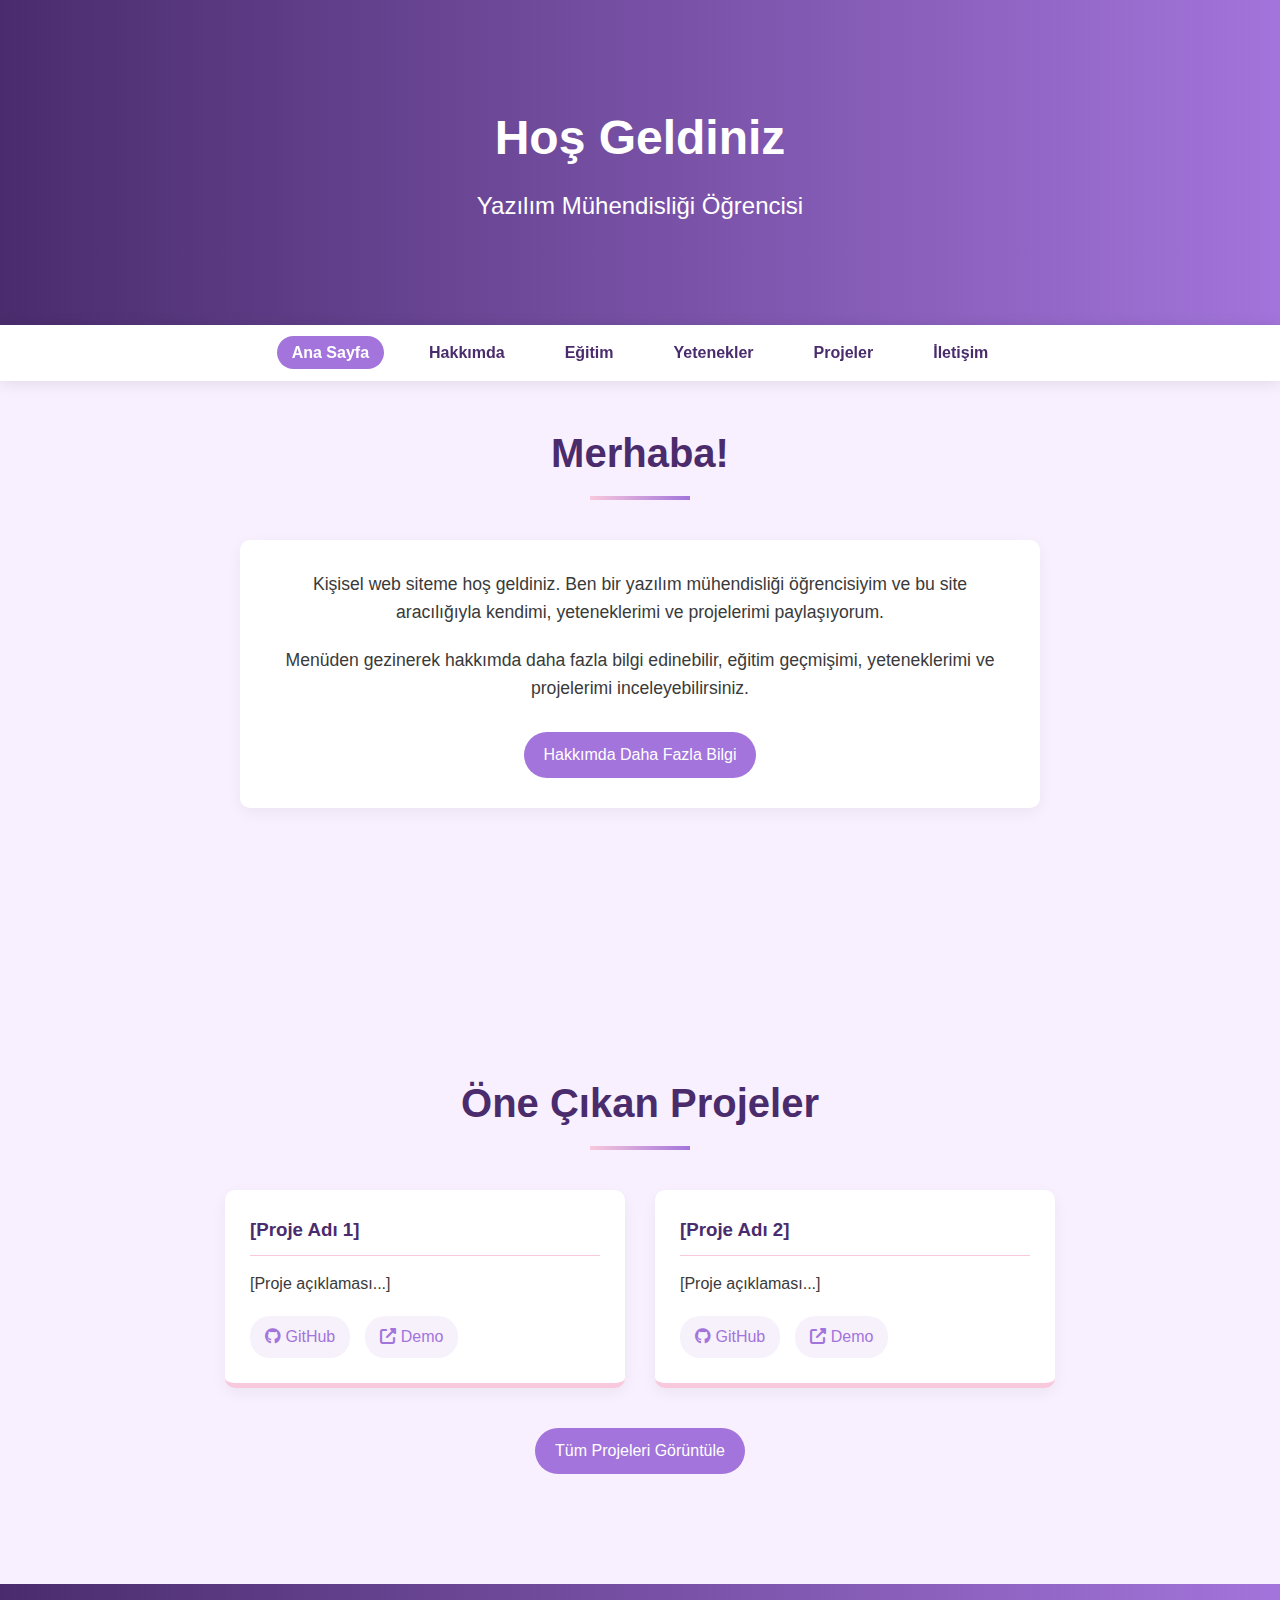
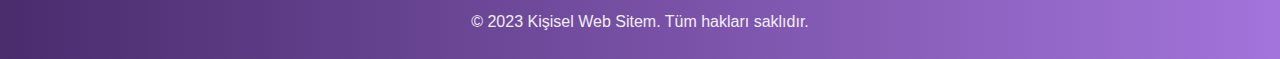
<file: index.html>
<!DOCTYPE html>
<html lang="tr">
<head>
    <meta charset="UTF-8">
    <meta name="viewport" content="width=device-width, initial-scale=1.0">
    <title>Ana Sayfa | Kişisel Web Sitem</title>
    <link rel="stylesheet" href="css/style.css">
    <link rel="stylesheet" href="https://cdnjs.cloudflare.com/ajax/libs/font-awesome/6.4.0/css/all.min.css">
</head>
<body>
    <header>
        <div class="container">
            <h1>Hoş Geldiniz</h1>
            <p>Yazılım Mühendisliği Öğrencisi</p>
        </div>
    </header>

    <nav>
        <div class="container">
            <ul>
                <li><a href="index.html" class="active">Ana Sayfa</a></li>
                <li><a href="hakkimda.html">Hakkımda</a></li>
                <li><a href="egitim.html">Eğitim</a></li>
                <li><a href="yetenekler.html">Yetenekler</a></li>
                <li><a href="projeler.html">Projeler</a></li>
                <li><a href="iletisim.html">İletişim</a></li>
            </ul>
        </div>
    </nav>

    <section class="page-content">
        <div class="container">
            <h2>Merhaba!</h2>
            <div class="about-content">
                <div class="about-text">
                    <p>Kişisel web siteme hoş geldiniz. Ben bir yazılım mühendisliği öğrencisiyim ve bu site aracılığıyla kendimi, yeteneklerimi ve projelerimi paylaşıyorum.</p>
                    <p>Menüden gezinerek hakkımda daha fazla bilgi edinebilir, eğitim geçmişimi, yeteneklerimi ve projelerimi inceleyebilirsiniz.</p>
                    <div style="text-align: center; margin-top: 30px;">
                        <a href="hakkimda.html" class="btn">Hakkımda Daha Fazla Bilgi</a>
                    </div>
                </div>
            </div>
        </div>
    </section>

    <section class="highlight-section">
        <div class="container">
            <h2>Öne Çıkan Projeler</h2>
            <div class="project-container">
                <div class="project-card">
                    <h3>[Proje Adı 1]</h3>
                    <p>[Proje açıklaması...]</p>
                    <div class="project-links">
                        <a href="#" target="_blank"><i class="fab fa-github"></i> GitHub</a>
                        <a href="#" target="_blank"><i class="fas fa-external-link-alt"></i> Demo</a>
                    </div>
                </div>
                
                <div class="project-card">
                    <h3>[Proje Adı 2]</h3>
                    <p>[Proje açıklaması...]</p>
                    <div class="project-links">
                        <a href="#" target="_blank"><i class="fab fa-github"></i> GitHub</a>
                        <a href="#" target="_blank"><i class="fas fa-external-link-alt"></i> Demo</a>
                    </div>
                </div>
            </div>
            <div style="text-align: center; margin-top: 40px;">
                <a href="projeler.html" class="btn">Tüm Projeleri Görüntüle</a>
            </div>
        </div>
    </section>

    <footer>
        <div class="container">
            <p>&copy; 2023 Kişisel Web Sitem. Tüm hakları saklıdır.</p>
        </div>
    </footer>

    <div class="back-to-top">
        <i class="fas fa-arrow-up"></i>
    </div>

    <script src="js/script.js"></script>
</body>
</html>
</file>
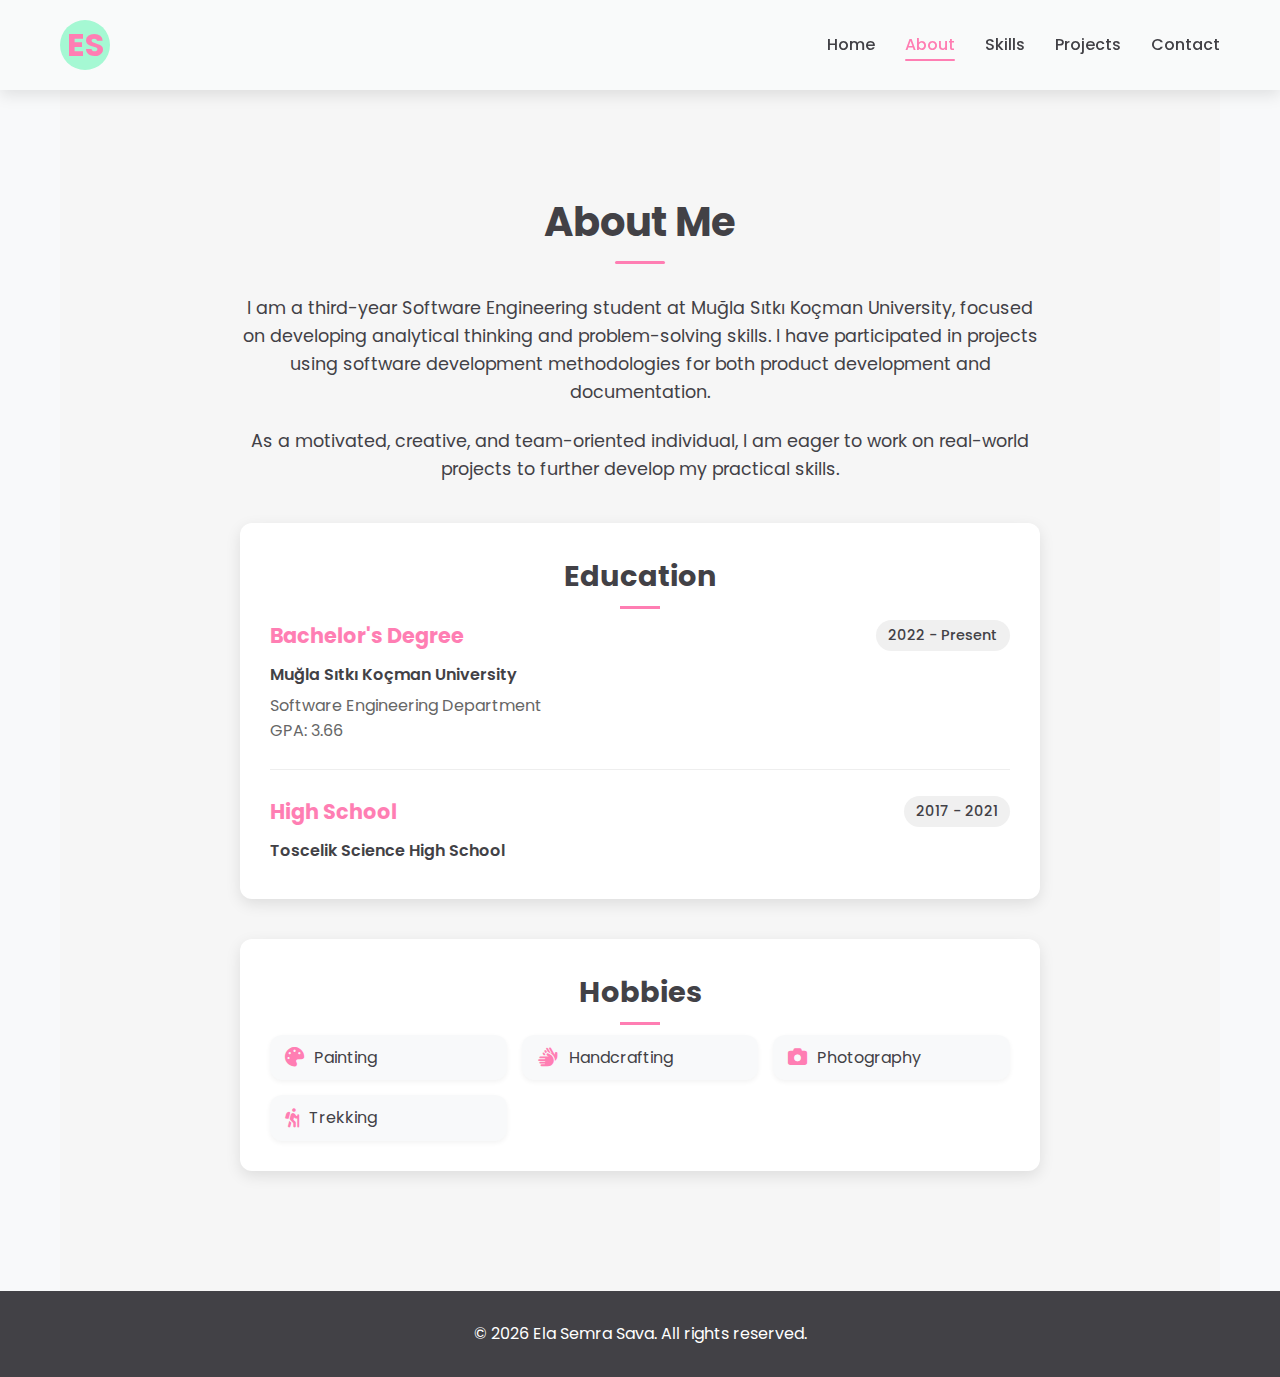
<file: about.html>
<!DOCTYPE html>
<html lang="en">
<head>
    <meta charset="UTF-8">
    <meta name="viewport" content="width=device-width, initial-scale=1.0">
    <title>About Me | Ela Semra Sava</title>
    <link rel="stylesheet" href="styles.css">
    <link rel="stylesheet" href="https://cdnjs.cloudflare.com/ajax/libs/font-awesome/6.4.0/css/all.min.css">
    <link href="https://fonts.googleapis.com/css2?family=Poppins:wght@300;400;500;600;700&display=swap" rel="stylesheet">
</head>
<body>
    <header class="full-width">
        <div class="container">
            <nav>
                <div class="logo">ES</div>
                <ul class="nav-links">
                    <li><a href="index.html">Home</a></li>
                    <li><a href="about.html" class="active">About</a></li>
                    <li><a href="skills.html">Skills</a></li>
                    <li><a href="projects.html">Projects</a></li>
                    <li><a href="contact.html">Contact</a></li>
                </ul>
            </nav>
        </div>
    </header>

    <div class="container">
        <section class="about">
            <h2>About Me</h2>
            <div class="about-content">
                <p>
                    I am a third-year Software Engineering student at Muğla Sıtkı Koçman University, focused on developing analytical thinking and 
                    problem-solving skills. I have participated in projects using software development methodologies for both product development and 
                    documentation.
                </p>
                <p>
                    As a motivated, creative, and team-oriented individual, I am eager to work on real-world projects to further develop
                    my practical skills.
                </p>
            </div>

            <div class="education-section">
                <h3>Education</h3>
                <div class="education-item">
                    <div class="education-header">
                        <h4>Bachelor's Degree</h4>
                        <span class="education-year">2022 - Present</span>
                    </div>
                    <p class="education-school">Muğla Sıtkı Koçman University</p>
                    <p class="education-details">Software Engineering Department</p>
                    <p class="education-gpa">GPA: 3.66</p>
                </div>
                <div class="education-item">
                    <div class="education-header">
                        <h4>High School</h4>
                        <span class="education-year">2017 - 2021</span>
                    </div>
                    <p class="education-school">Toscelik Science High School</p>
                </div>
            </div>

            <div class="hobbies-section">
                <h3>Hobbies</h3>
                <ul class="hobbies-list">
                    <li><i class="fas fa-palette"></i> Painting</li>
                    <li><i class="fas fa-hands"></i> Handcrafting</li>
                    <li><i class="fas fa-camera"></i> Photography</li>
                    <li><i class="fas fa-hiking"></i> Trekking</li>
                </ul>
            </div>
        </section>
    </div>

    <footer>
        <p>&copy; <span id="year">2025</span> Ela Semra Sava. All rights reserved.</p>
    </footer>

    <script src="script.js"></script>
</body>
</html>
</file>
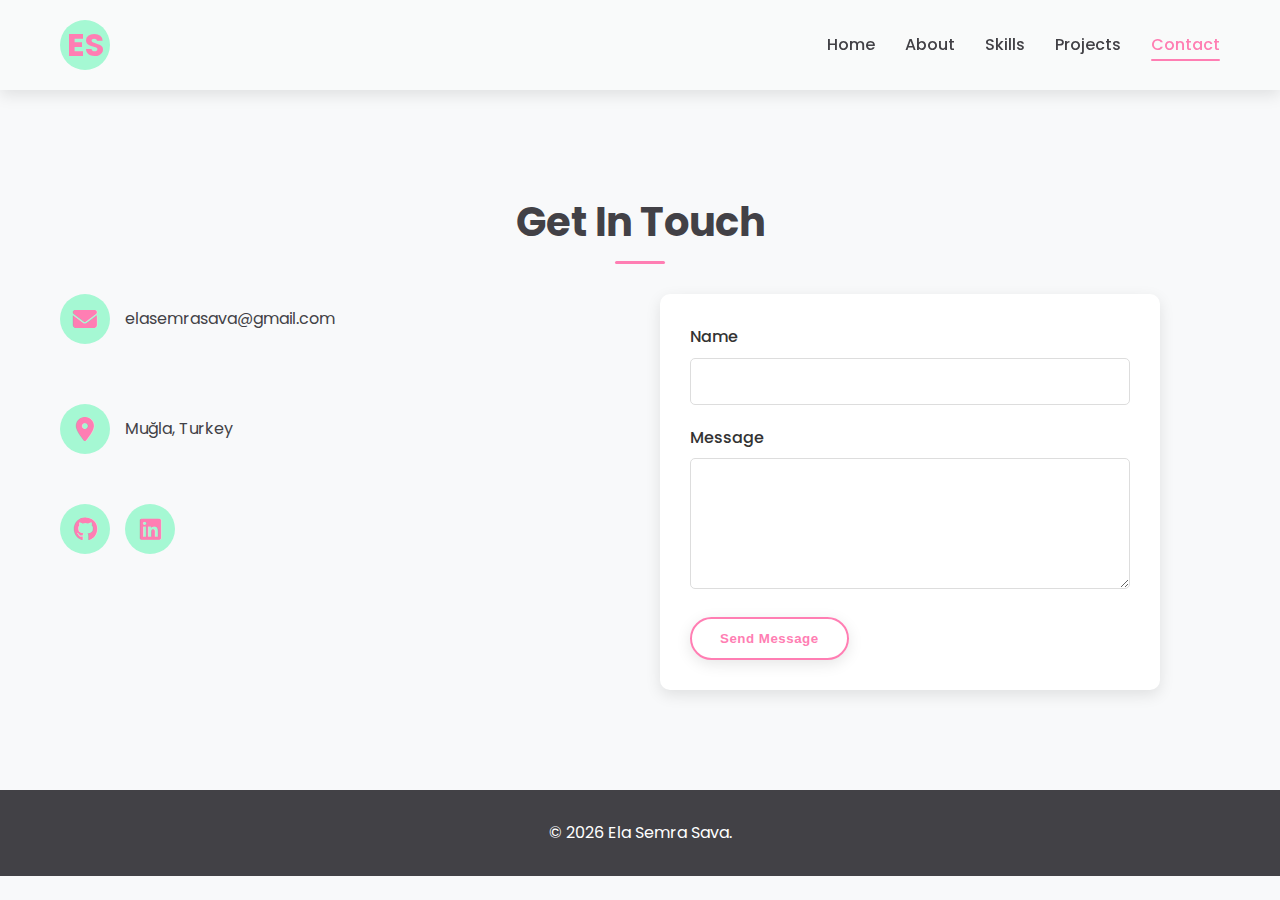
<file: contact.html>
<!DOCTYPE html>
<html lang="en">
<head>
    <meta charset="UTF-8">
    <meta name="viewport" content="width=device-width, initial-scale=1.0">
    <title>Contact | Ela Semra Sava</title>
    <link rel="stylesheet" href="styles.css">
    <link rel="stylesheet" href="https://cdnjs.cloudflare.com/ajax/libs/font-awesome/6.4.0/css/all.min.css">
    <link href="https://fonts.googleapis.com/css2?family=Poppins:wght@300;400;500;600;700&display=swap" rel="stylesheet">
</head>
<body>
    <header class="full-width">
        <div class="container">
            <nav>
                <div class="logo">ES</div>
                <ul class="nav-links">
                    <li><a href="index.html">Home</a></li>
                    <li><a href="about.html">About</a></li>
                    <li><a href="skills.html">Skills</a></li>
                    <li><a href="projects.html">Projects</a></li>
                    <li><a href="contact.html" class="active">Contact</a></li>
                </ul>
            </nav>
        </div>
    </header>

    <div class="container">
        <section class="contact">
            <h2>Get In Touch</h2>
            <div class="contact-container">
                <div class="contact-info">
                    <div class="contact-item copy-wrapper">
                        <i class="fas fa-envelope"></i>
                        <p>elasemrasava@gmail.com</p>
                    </div>
                    <div class="contact-item copy-wrapper">
                    </div>
                    <div class="contact-item">
                        <i class="fas fa-map-marker-alt"></i>
                        <p>Muğla, Turkey</p>
                    </div>
                    <div class="social-links">
                        <a href="https://github.com/elasemra" target="_blank"><i class="fab fa-github"></i></a>
                        <a href="https://www.linkedin.com/in/ela-semra-sava-11aa64242/" target="_blank"><i class="fab fa-linkedin"></i></a>
                    </div>
                </div>
                <div class="contact-form">
                    <form id="contactForm">
                        <div class="form-group">
                            <label for="name">Name</label>
                            <input type="text" id="name" name="name" required>
                            <div class="error-message" id="nameError">Please enter your name</div>
                        </div>
                        <div class="form-group">
                            <label for="message">Message</label>
                            <textarea id="message" name="message" rows="5" required></textarea>
                            <div class="error-message" id="messageError">Please enter your message</div>
                        </div>
                        <div class="form-buttons">
                            <button type="button" id="mailtoBtn" class="btn secondary-btn">Send Message</button>
                        </div>
                    </form>
                    <div class="success-message" id="successMessage">Thank you for your message! I will get back to you soon.</div>
                </div>
            </div>
        </section>
    </div>

    <footer>
        <p>&copy; <span id="year">2025</span> Ela Semra Sava.</p>
    </footer>

    <script src="script.js"></script>
</body>
</html>
</file>
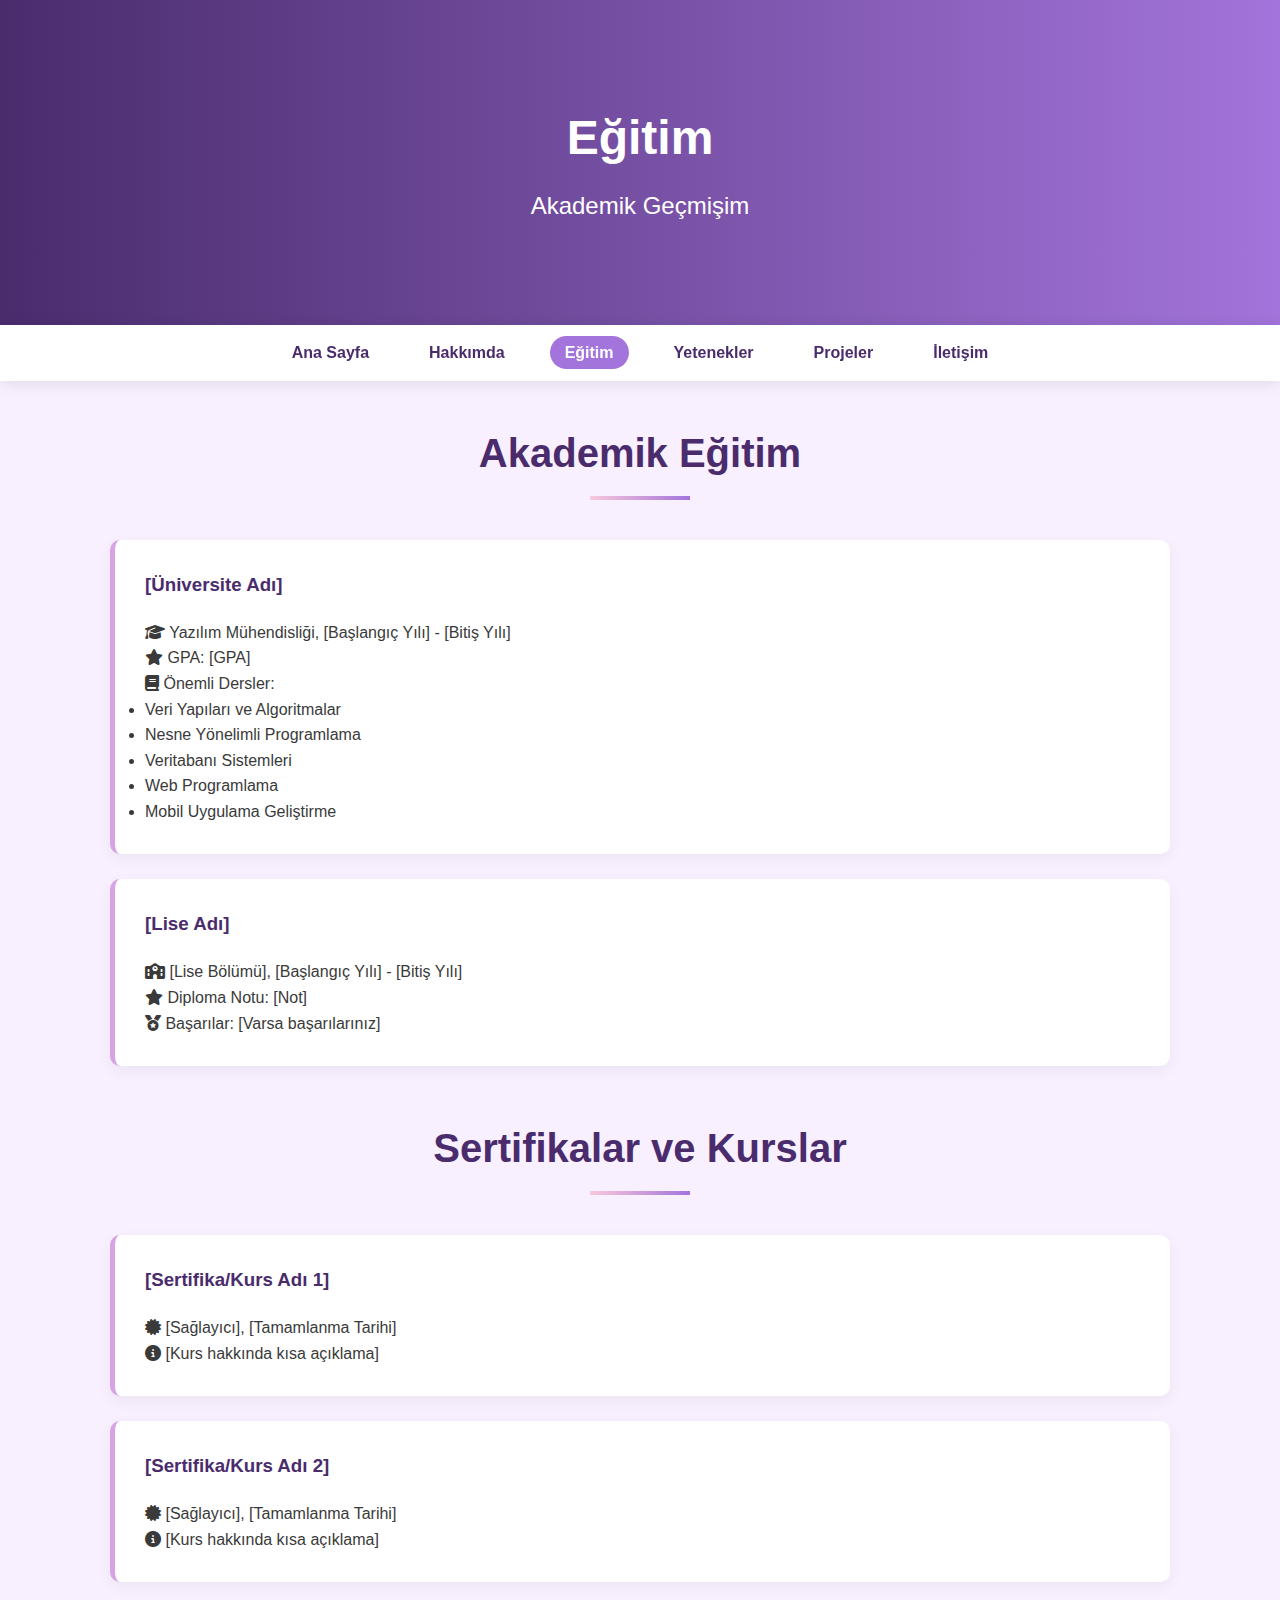
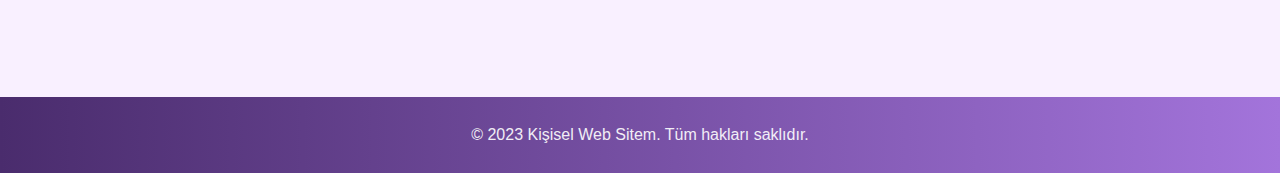
<file: egitim.html>
<!DOCTYPE html>
<html lang="tr">
<head>
    <meta charset="UTF-8">
    <meta name="viewport" content="width=device-width, initial-scale=1.0">
    <title>Eğitim | Kişisel Web Sitem</title>
    <link rel="stylesheet" href="css/style.css">
    <link rel="stylesheet" href="https://cdnjs.cloudflare.com/ajax/libs/font-awesome/6.4.0/css/all.min.css">
</head>
<body>
    <header>
        <div class="container">
            <h1>Eğitim</h1>
            <p>Akademik Geçmişim</p>
        </div>
    </header>

    <nav>
        <div class="container">
            <ul>
                <li><a href="index.html">Ana Sayfa</a></li>
                <li><a href="hakkimda.html">Hakkımda</a></li>
                <li><a href="egitim.html">Eğitim</a></li>
                <li><a href="yetenekler.html">Yetenekler</a></li>
                <li><a href="projeler.html">Projeler</a></li>
                <li><a href="iletisim.html">İletişim</a></li>
            </ul>
        </div>
    </nav>

    <section class="page-content">
        <div class="container">
            <h2>Akademik Eğitim</h2>
            
            <div class="education-item">
                <h3>[Üniversite Adı]</h3>
                <p><i class="fas fa-graduation-cap"></i> Yazılım Mühendisliği, [Başlangıç Yılı] - [Bitiş Yılı]</p>
                <p><i class="fas fa-star"></i> GPA: [GPA]</p>
                <p><i class="fas fa-book"></i> Önemli Dersler:</p>
                <ul>
                    <li>Veri Yapıları ve Algoritmalar</li>
                    <li>Nesne Yönelimli Programlama</li>
                    <li>Veritabanı Sistemleri</li>
                    <li>Web Programlama</li>
                    <li>Mobil Uygulama Geliştirme</li>
                </ul>
            </div>
            
            <div class="education-item">
                <h3>[Lise Adı]</h3>
                <p><i class="fas fa-school"></i> [Lise Bölümü], [Başlangıç Yılı] - [Bitiş Yılı]</p>
                <p><i class="fas fa-star"></i> Diploma Notu: [Not]</p>
                <p><i class="fas fa-medal"></i> Başarılar: [Varsa başarılarınız]</p>
            </div>
            
            <h2 style="margin-top: 50px;">Sertifikalar ve Kurslar</h2>
            
            <div class="education-item">
                <h3>[Sertifika/Kurs Adı 1]</h3>
                <p><i class="fas fa-certificate"></i> [Sağlayıcı], [Tamamlanma Tarihi]</p>
                <p><i class="fas fa-info-circle"></i> [Kurs hakkında kısa açıklama]</p>
            </div>
            
            <div class="education-item">
                <h3>[Sertifika/Kurs Adı 2]</h3>
                <p><i class="fas fa-certificate"></i> [Sağlayıcı], [Tamamlanma Tarihi]</p>
                <p><i class="fas fa-info-circle"></i> [Kurs hakkında kısa açıklama]</p>
            </div>
        </div>
    </section>

    <footer>
        <div class="container">
            <p>&copy; 2023 Kişisel Web Sitem. Tüm hakları saklıdır.</p>
        </div>
    </footer>

    <div class="back-to-top">
        <i class="fas fa-arrow-up"></i>
    </div>

    <script src="js/script.js"></script>
</body>
</html>
</file>
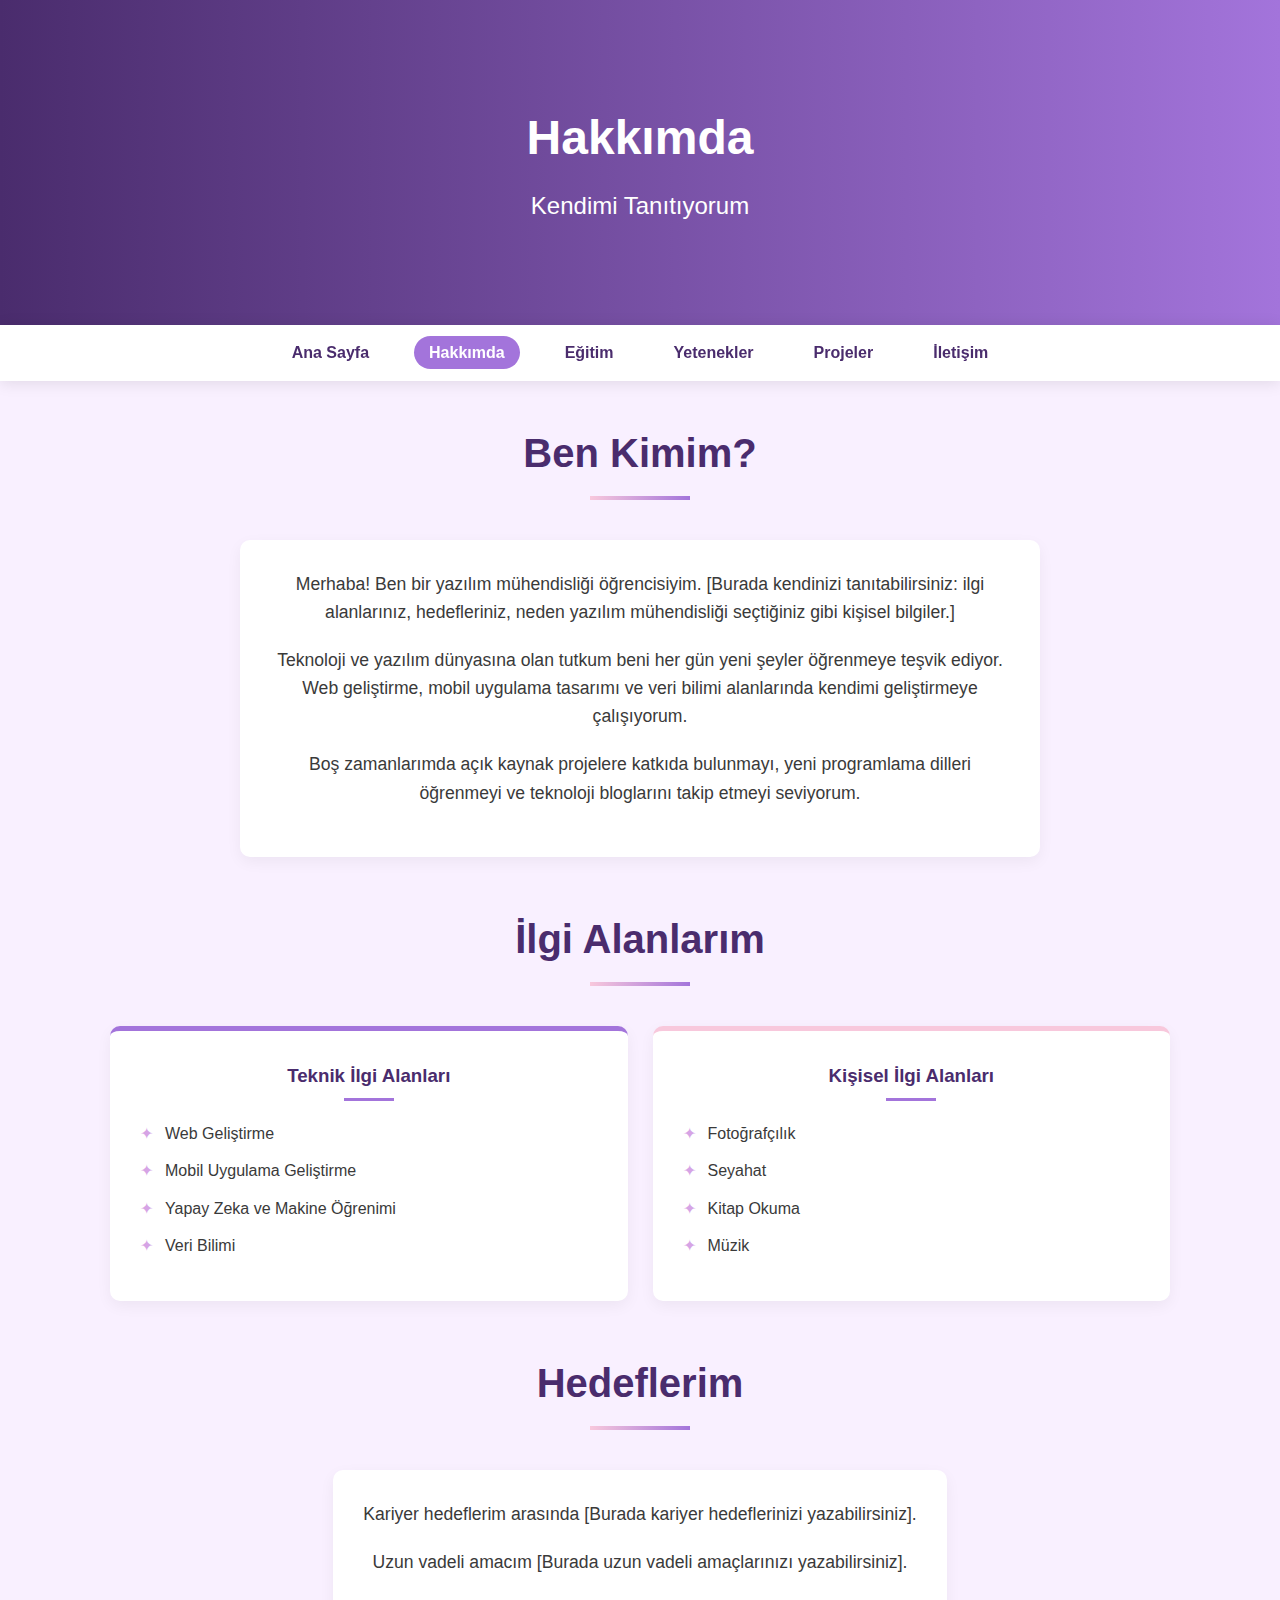
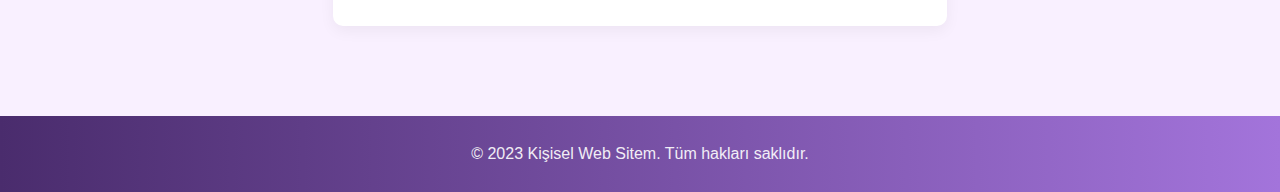
<file: hakkimda.html>
<!DOCTYPE html>
<html lang="tr">
<head>
    <meta charset="UTF-8">
    <meta name="viewport" content="width=device-width, initial-scale=1.0">
    <title>Hakkımda | Kişisel Web Sitem</title>
    <link rel="stylesheet" href="css/style.css">
    <link rel="stylesheet" href="https://cdnjs.cloudflare.com/ajax/libs/font-awesome/6.4.0/css/all.min.css">
</head>
<body>
    <header>
        <div class="container">
            <h1>Hakkımda</h1>
            <p>Kendimi Tanıtıyorum</p>
        </div>
    </header>

    <nav>
        <div class="container">
            <ul>
                <li><a href="index.html">Ana Sayfa</a></li>
                <li><a href="hakkimda.html">Hakkımda</a></li>
                <li><a href="egitim.html">Eğitim</a></li>
                <li><a href="yetenekler.html">Yetenekler</a></li>
                <li><a href="projeler.html">Projeler</a></li>
                <li><a href="iletisim.html">İletişim</a></li>
            </ul>
        </div>
    </nav>

    <section class="page-content">
        <div class="container">
            <h2>Ben Kimim?</h2>
            <div class="about-content">
                <div class="about-text">
                    <p>Merhaba! Ben bir yazılım mühendisliği öğrencisiyim. [Burada kendinizi tanıtabilirsiniz: ilgi alanlarınız, hedefleriniz, neden yazılım mühendisliği seçtiğiniz gibi kişisel bilgiler.]</p>
                    <p>Teknoloji ve yazılım dünyasına olan tutkum beni her gün yeni şeyler öğrenmeye teşvik ediyor. Web geliştirme, mobil uygulama tasarımı ve veri bilimi alanlarında kendimi geliştirmeye çalışıyorum.</p>
                    <p>Boş zamanlarımda açık kaynak projelere katkıda bulunmayı, yeni programlama dilleri öğrenmeyi ve teknoloji bloglarını takip etmeyi seviyorum.</p>
                </div>
            </div>
            
            <h2 style="margin-top: 50px;">İlgi Alanlarım</h2>
            <div class="skills-container">
                <div class="skill-category">
                    <h3>Teknik İlgi Alanları</h3>
                    <ul>
                        <li>Web Geliştirme</li>
                        <li>Mobil Uygulama Geliştirme</li>
                        <li>Yapay Zeka ve Makine Öğrenimi</li>
                        <li>Veri Bilimi</li>
                    </ul>
                </div>
                <div class="skill-category">
                    <h3>Kişisel İlgi Alanları</h3>
                    <ul>
                        <li>Fotoğrafçılık</li>
                        <li>Seyahat</li>
                        <li>Kitap Okuma</li>
                        <li>Müzik</li>
                    </ul>
                </div>
            </div>
            
            <h2 style="margin-top: 50px;">Hedeflerim</h2>
            <div class="about-content">
                <div class="about-text">
                    <p>Kariyer hedeflerim arasında [Burada kariyer hedeflerinizi yazabilirsiniz].</p>
                    <p>Uzun vadeli amacım [Burada uzun vadeli amaçlarınızı yazabilirsiniz].</p>
                </div>
            </div>
        </div>
    </section>

    <footer>
        <div class="container">
            <p>&copy; 2023 Kişisel Web Sitem. Tüm hakları saklıdır.</p>
        </div>
    </footer>

    <div class="back-to-top">
        <i class="fas fa-arrow-up"></i>
    </div>

    <script src="js/script.js"></script>
</body>
</html>
</file>
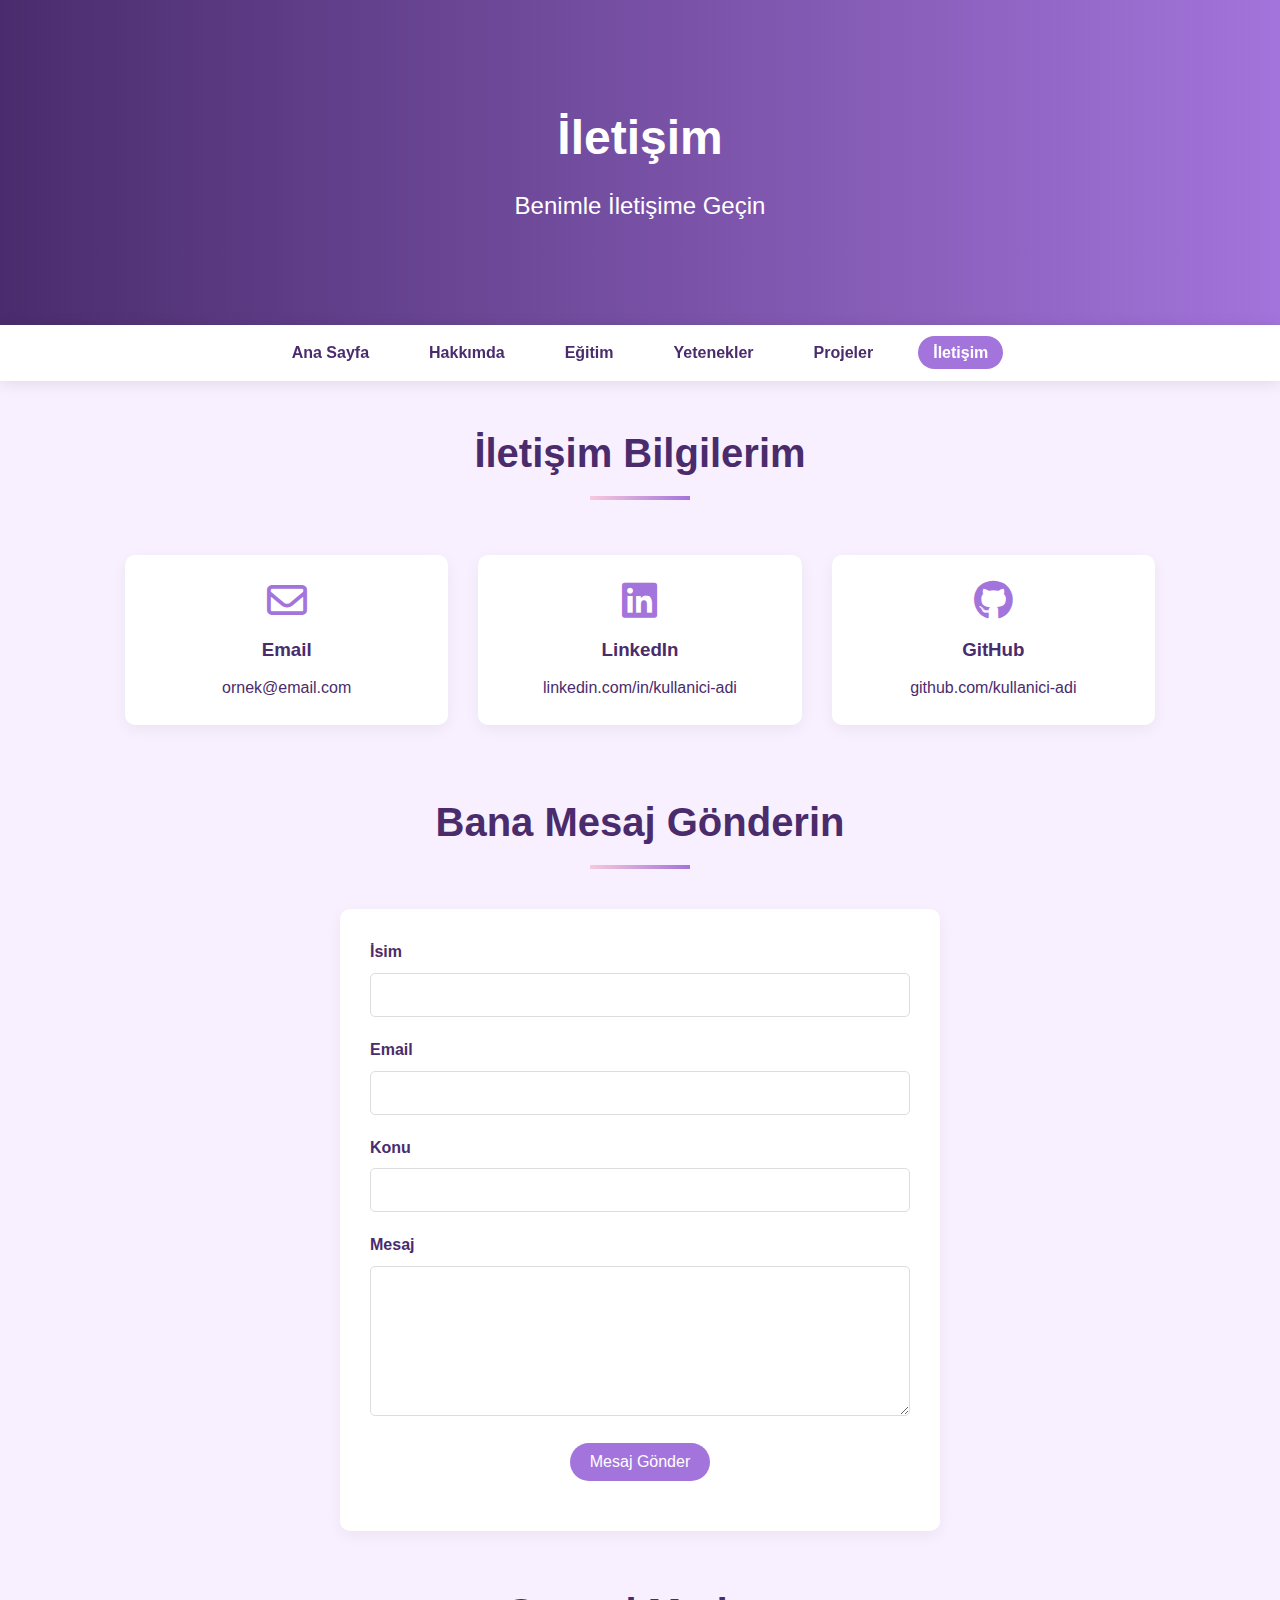
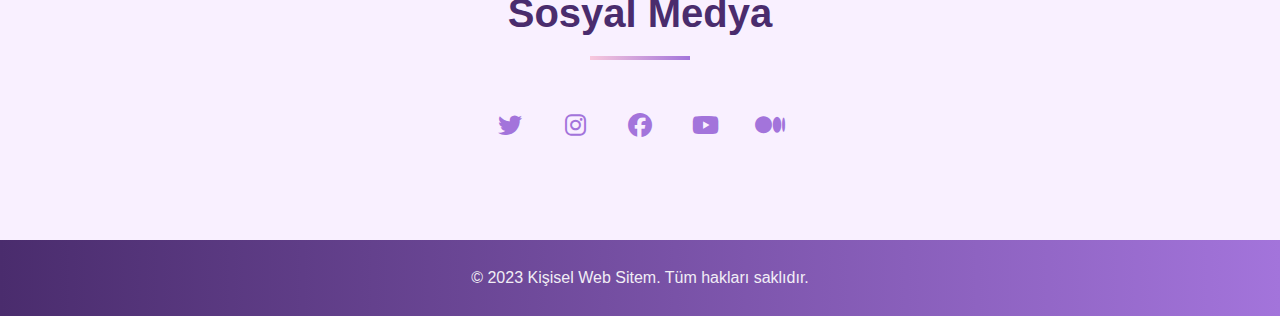
<file: iletisim.html>
<!DOCTYPE html>
<html lang="tr">
<head>
    <meta charset="UTF-8">
    <meta name="viewport" content="width=device-width, initial-scale=1.0">
    <title>İletişim | Kişisel Web Sitem</title>
    <link rel="stylesheet" href="css/style.css">
    <link rel="stylesheet" href="https://cdnjs.cloudflare.com/ajax/libs/font-awesome/6.4.0/css/all.min.css">
    <style>
        .contact-form {
            max-width: 600px;
            margin: 40px auto;
            background-color: white;
            padding: 30px;
            border-radius: 10px;
            box-shadow: 0 5px 15px rgba(0, 0, 0, 0.05);
        }
        
        .form-group {
            margin-bottom: 20px;
        }
        
        .form-group label {
            display: block;
            margin-bottom: 8px;
            font-weight: 600;
            color: var(--dark-color);
        }
        
        .form-control {
            width: 100%;
            padding: 12px;
            border: 1px solid #ddd;
            border-radius: 5px;
            font-size: 1rem;
            transition: border-color 0.3s ease;
        }
        
        .form-control:focus {
            outline: none;
            border-color: var(--primary-color);
        }
        
        textarea.form-control {
            min-height: 150px;
            resize: vertical;
        }
        
        .contact-methods {
            display: flex;
            flex-wrap: wrap;
            justify-content: space-between;
            margin-top: 40px;
        }
        
        .contact-method {
            flex: 1 1 250px;
            text-align: center;
            margin: 15px;
            padding: 25px;
            background-color: white;
            border-radius: 10px;
            box-shadow: 0 5px 15px rgba(0, 0, 0, 0.05);
            transition: transform 0.3s ease;
        }
        
        .contact-method:hover {
            transform: translateY(-5px);
        }
        
        .contact-method i {
            font-size: 2.5rem;
            color: var(--primary-color);
            margin-bottom: 15px;
        }
        
        .contact-method h3 {
            margin-bottom: 10px;
            color: var(--dark-color);
        }
        
        .contact-method p {
            color: var(--text-color);
        }
        
        .social-links {
            display: flex;
            justify-content: center;
            gap: 15px;
            margin-top: 30px;
        }
        
        .social-link {
            display: flex;
            align-items: center;
            justify-content: center;
            width: 50px;
            height: 50px;
            border-radius: 50%;
            background-color: var(--light-color);
            color: var(--primary-color);
            font-size: 1.5rem;
            transition: all 0.3s ease;
        }
        
        .social-link:hover {
            background-color: var(--primary-color);
            color: white;
            transform: translateY(-5px);
        }
    </style>
</head>
<body>
    <header>
        <div class="container">
            <h1>İletişim</h1>
            <p>Benimle İletişime Geçin</p>
        </div>
    </header>

    <nav>
        <div class="container">
            <ul>
                <li><a href="index.html">Ana Sayfa</a></li>
                <li><a href="hakkimda.html">Hakkımda</a></li>
                <li><a href="egitim.html">Eğitim</a></li>
                <li><a href="yetenekler.html">Yetenekler</a></li>
                <li><a href="projeler.html">Projeler</a></li>
                <li><a href="iletisim.html">İletişim</a></li>
            </ul>
        </div>
    </nav>

    <section class="page-content">
        <div class="container">
            <h2>İletişim Bilgilerim</h2>
            
            <div class="contact-methods">
                <div class="contact-method">
                    <i class="far fa-envelope"></i>
                    <h3>Email</h3>
                    <p><a href="mailto:ornek@email.com">ornek@email.com</a></p>
                </div>
                
                <div class="contact-method">
                    <i class="fab fa-linkedin"></i>
                    <h3>LinkedIn</h3>
                    <p><a href="https://www.linkedin.com/in/kullanici-adi/" target="_blank">linkedin.com/in/kullanici-adi</a></p>
                </div>
                
                <div class="contact-method">
                    <i class="fab fa-github"></i>
                    <h3>GitHub</h3>
                    <p><a href="https://github.com/kullanici-adi" target="_blank">github.com/kullanici-adi</a></p>
                </div>
            </div>
            
            <h2 style="margin-top: 50px;">Bana Mesaj Gönderin</h2>
            
            <form class="contact-form">
                <div class="form-group">
                    <label for="name">İsim</label>
                    <input type="text" id="name" class="form-control" required>
                </div>
                
                <div class="form-group">
                    <label for="email">Email</label>
                    <input type="email" id="email" class="form-control" required>
                </div>
                
                <div class="form-group">
                    <label for="subject">Konu</label>
                    <input type="text" id="subject" class="form-control" required>
                </div>
                
                <div class="form-group">
                    <label for="message">Mesaj</label>
                    <textarea id="message" class="form-control" required></textarea>
                </div>
                
                <div class="form-group" style="text-align: center;">
                    <button type="submit" class="btn">Mesaj Gönder</button>
                </div>
            </form>
            
            <h2 style="margin-top: 50px;">Sosyal Medya</h2>
            
            <div class="social-links">
                <a href="#" class="social-link" target="_blank"><i class="fab fa-twitter"></i></a>
                <a href="#" class="social-link" target="_blank"><i class="fab fa-instagram"></i></a>
                <a href="#" class="social-link" target="_blank"><i class="fab fa-facebook"></i></a>
                <a href="#" class="social-link" target="_blank"><i class="fab fa-youtube"></i></a>
                <a href="#" class="social-link" target="_blank"><i class="fab fa-medium"></i></a>
            </div>
        </div>
    </section>

    <footer>
        <div class="container">
            <p>&copy; 2023 Kişisel Web Sitem. Tüm hakları saklıdır.</p>
        </div>
    </footer>

    <div class="back-to-top">
        <i class="fas fa-arrow-up"></i>
    </div>

    <script src="js/script.js"></script>
</body>
</html>
</file>
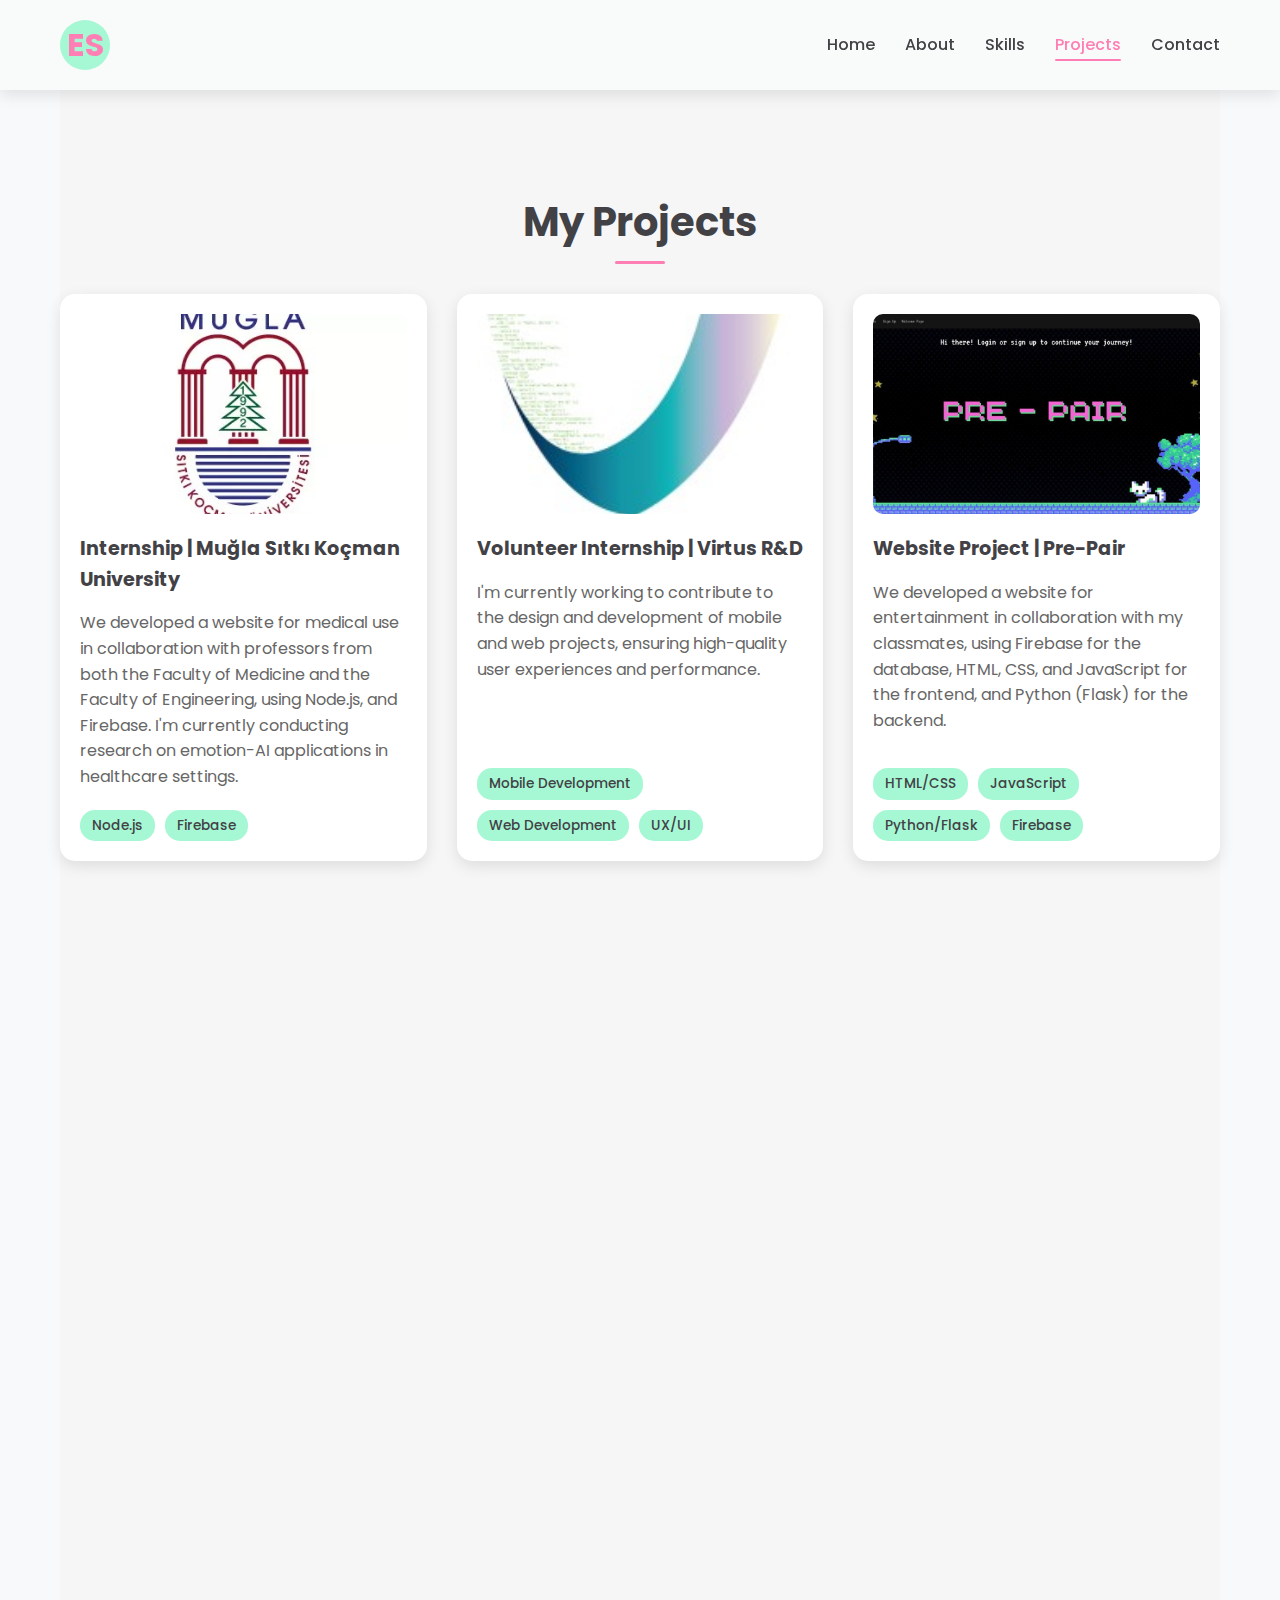
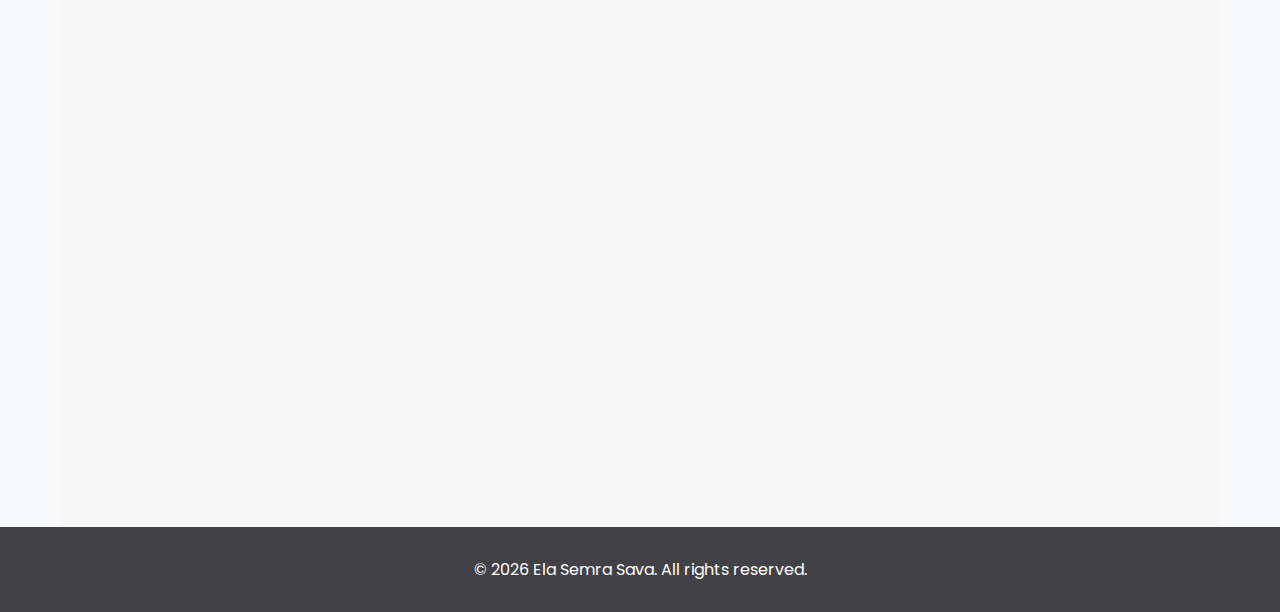
<file: projects.html>
<!DOCTYPE html>
<html lang="en">
<head>
    <meta charset="UTF-8">
    <meta name="viewport" content="width=device-width, initial-scale=1.0">
    <title>Projects | Ela Semra Sava</title>
    <link rel="stylesheet" href="styles.css">
    <link rel="stylesheet" href="https://cdnjs.cloudflare.com/ajax/libs/font-awesome/6.4.0/css/all.min.css">
    <link href="https://fonts.googleapis.com/css2?family=Poppins:wght@300;400;500;600;700&display=swap" rel="stylesheet">
</head>
<body>
    <header class="full-width">
        <div class="container">
            <nav>
                <div class="logo">ES</div>
                <ul class="nav-links">
                    <li><a href="index.html">Home</a></li>
                    <li><a href="about.html">About</a></li>
                    <li><a href="skills.html">Skills</a></li>
                    <li><a href="projects.html" class="active">Projects</a></li>
                    <li><a href="contact.html">Contact</a></li>
                </ul>
            </nav>
        </div>
    </header>

    <div class="container">
        <section class="projects">
            <h2>My Projects</h2>
            <div class="projects-container">
                <div class="project-card">
                    <div class="project-img">
                        <img src="assets/images/msku.jpg" alt="Medical Website Project">
                    </div>
                    <h3>Internship | Muğla Sıtkı Koçman University</h3>
                    <p>We developed a website for medical use in collaboration with professors from both the Faculty of Medicine and the Faculty of Engineering, using Node.js, and Firebase. I'm currently conducting research on emotion-AI applications in healthcare settings.</p>
                    <div class="project-tags">
                        <span>Node.js</span>
                        <span>Firebase</span>
                    </div>
                </div>
                
                <div class="project-card">
                    <div class="project-img">
                        <img src="assets/images/virtus.jpg" alt="Virtus R&D Project">
                    </div>
                    <h3>Volunteer Internship | Virtus R&D</h3>
                    <p>I'm currently working to contribute to the design and development of mobile and web projects, ensuring high-quality user experiences and performance.</p>
                    <div class="project-tags">
                        <span>Mobile Development</span>
                        <span>Web Development</span>
                        <span>UX/UI</span>
                    </div>
                </div>
                
                <div class="project-card">
                    <div class="project-img">
                        <img src="assets/images/prepair.jpg" alt="Pre-Pair Website">
                    </div>
                    <h3>Website Project | Pre-Pair</h3>
                    <p>We developed a website for entertainment in collaboration with my classmates, using Firebase for the database, HTML, CSS, and JavaScript for the frontend, and Python (Flask) for the backend.</p>
                    <div class="project-tags">
                        <span>HTML/CSS</span>
                        <span>JavaScript</span>
                        <span>Python/Flask</span>
                        <span>Firebase</span>
                    </div>
                </div>
                
                <div class="project-card">
                    <div class="project-img">
                        <img src="assets/images/speedscroll.jpg" alt="SpeedScroll App">
                    </div>
                    <h3>Mobile Map Application | SpeedScroll</h3>
                    <p>We developed SpeedScroll, a navigation app using Flutter and Dart, with Firebase for the database. This app provides the shortest time-based routes.</p>
                    <div class="project-tags">
                        <span>Flutter</span>
                        <span>Dart</span>
                        <span>Firebase</span>
                    </div>
                </div>

                <div class="project-card">
                    <div class="project-img">
                        <img src="assets/images/math.jpg" alt="Math Club Website">
                    </div>
                    <h3>Website Project | Matematik Kulübü</h3>
                    <p>We developed a website that allows teachers to offer lessons and notes specifically for high school and secondary school students, using Node.js, Express and Firebase.</p>
                    <div class="project-tags">
                        <span>Node.js</span>
                        <span>Express</span>
                        <span>Firebase</span>
                    </div>
                </div>

                <div class="project-card">
                    <div class="project-img">
                        <img src="assets/images/audivo.jpg" alt="Audivo App">
                    </div>
                    <h3>Mobile Application | Audivo</h3>
                    <p>We developed a mobile application that assesses hearing abilities through emotion recognition tests, using Flutter & Dart.</p>
                    <div class="project-tags">
                        <span>Flutter</span>
                        <span>Dart</span>
                    </div>
                </div>

                <div class="project-card">
                    <div class="project-img">
                        <img src="assets/images/crypto.jpg" alt="Crypto Analysis Platform">
                    </div>
                    <h3>Website Project | Crypto Analysis Platform</h3>
                    <p>We are developing a website that analyzes cryptocurrency trends and provides users with visualized analytics and trading predictions. The platform utilizes AI algorithms to identify patterns in historical data and forecast potential market movements.</p>
                    <div class="project-tags">
                        <span>AI</span>
                        <span>Financial Forecasting</span>
                        <span>Data Analysis</span>
                    </div>
                </div>
            </div>
        </section>
    </div>

    <footer>
        <p>&copy; <span id="year">2023</span> Ela Semra Sava. All rights reserved.</p>
    </footer>

    <script src="script.js"></script>
</body>
</html>
</file>
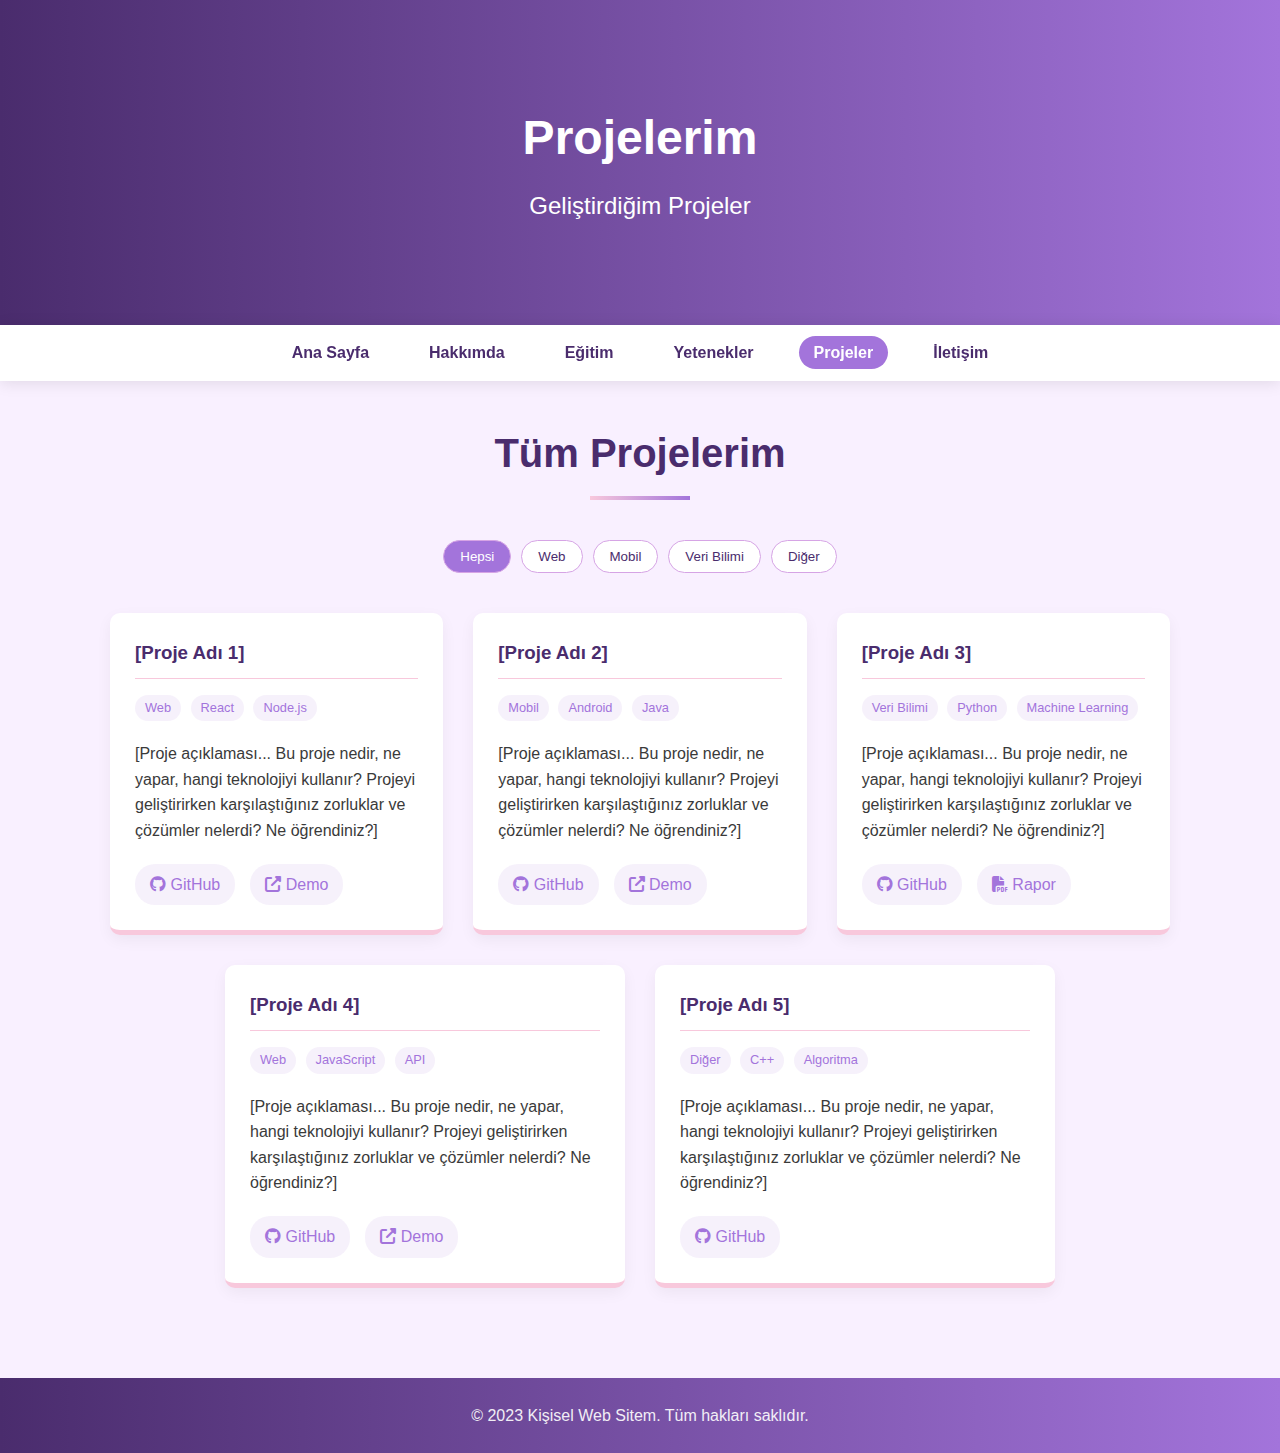
<file: projeler.html>
<!DOCTYPE html>
<html lang="tr">
<head>
    <meta charset="UTF-8">
    <meta name="viewport" content="width=device-width, initial-scale=1.0">
    <title>Projeler | Kişisel Web Sitem</title>
    <link rel="stylesheet" href="css/style.css">
    <link rel="stylesheet" href="https://cdnjs.cloudflare.com/ajax/libs/font-awesome/6.4.0/css/all.min.css">
    <style>
        .project-filter {
            display: flex;
            justify-content: center;
            margin-bottom: 30px;
            flex-wrap: wrap;
        }
        
        .filter-btn {
            background-color: white;
            border: 1px solid var(--accent-color);
            color: var(--dark-color);
            padding: 8px 16px;
            margin: 0 5px 10px;
            border-radius: 20px;
            cursor: pointer;
            transition: all 0.3s ease;
        }
        
        .filter-btn:hover {
            background-color: var(--secondary-color);
        }
        
        .filter-btn.active {
            background-color: var(--primary-color);
            color: white;
        }
        
        .project-tag {
            display: inline-block;
            background-color: rgba(163, 116, 219, 0.1);
            color: var(--primary-color);
            padding: 3px 10px;
            border-radius: 15px;
            font-size: 0.8rem;
            margin-right: 5px;
            margin-bottom: 5px;
        }
    </style>
</head>
<body>
    <header>
        <div class="container">
            <h1>Projelerim</h1>
            <p>Geliştirdiğim Projeler</p>
        </div>
    </header>

    <nav>
        <div class="container">
            <ul>
                <li><a href="index.html">Ana Sayfa</a></li>
                <li><a href="hakkimda.html">Hakkımda</a></li>
                <li><a href="egitim.html">Eğitim</a></li>
                <li><a href="yetenekler.html">Yetenekler</a></li>
                <li><a href="projeler.html">Projeler</a></li>
                <li><a href="iletisim.html">İletişim</a></li>
            </ul>
        </div>
    </nav>

    <section class="page-content">
        <div class="container">
            <h2>Tüm Projelerim</h2>
            
            <div class="project-filter">
                <button class="filter-btn active" data-filter="all">Hepsi</button>
                <button class="filter-btn" data-filter="web">Web</button>
                <button class="filter-btn" data-filter="mobile">Mobil</button>
                <button class="filter-btn" data-filter="data">Veri Bilimi</button>
                <button class="filter-btn" data-filter="other">Diğer</button>
            </div>
            
            <div class="project-container">
                <div class="project-card" data-tags="web">
                    <h3>[Proje Adı 1]</h3>
                    <div>
                        <span class="project-tag">Web</span>
                        <span class="project-tag">React</span>
                        <span class="project-tag">Node.js</span>
                    </div>
                    <p style="margin-top: 15px;">[Proje açıklaması... Bu proje nedir, ne yapar, hangi teknolojiyi kullanır? Projeyi geliştirirken karşılaştığınız zorluklar ve çözümler nelerdi? Ne öğrendiniz?]</p>
                    <div class="project-links">
                        <a href="#" target="_blank"><i class="fab fa-github"></i> GitHub</a>
                        <a href="#" target="_blank"><i class="fas fa-external-link-alt"></i> Demo</a>
                    </div>
                </div>
                
                <div class="project-card" data-tags="mobile">
                    <h3>[Proje Adı 2]</h3>
                    <div>
                        <span class="project-tag">Mobil</span>
                        <span class="project-tag">Android</span>
                        <span class="project-tag">Java</span>
                    </div>
                    <p style="margin-top: 15px;">[Proje açıklaması... Bu proje nedir, ne yapar, hangi teknolojiyi kullanır? Projeyi geliştirirken karşılaştığınız zorluklar ve çözümler nelerdi? Ne öğrendiniz?]</p>
                    <div class="project-links">
                        <a href="#" target="_blank"><i class="fab fa-github"></i> GitHub</a>
                        <a href="#" target="_blank"><i class="fas fa-external-link-alt"></i> Demo</a>
                    </div>
                </div>
                
                <div class="project-card" data-tags="data">
                    <h3>[Proje Adı 3]</h3>
                    <div>
                        <span class="project-tag">Veri Bilimi</span>
                        <span class="project-tag">Python</span>
                        <span class="project-tag">Machine Learning</span>
                    </div>
                    <p style="margin-top: 15px;">[Proje açıklaması... Bu proje nedir, ne yapar, hangi teknolojiyi kullanır? Projeyi geliştirirken karşılaştığınız zorluklar ve çözümler nelerdi? Ne öğrendiniz?]</p>
                    <div class="project-links">
                        <a href="#" target="_blank"><i class="fab fa-github"></i> GitHub</a>
                        <a href="#" target="_blank"><i class="fas fa-file-pdf"></i> Rapor</a>
                    </div>
                </div>
                
                <div class="project-card" data-tags="web">
                    <h3>[Proje Adı 4]</h3>
                    <div>
                        <span class="project-tag">Web</span>
                        <span class="project-tag">JavaScript</span>
                        <span class="project-tag">API</span>
                    </div>
                    <p style="margin-top: 15px;">[Proje açıklaması... Bu proje nedir, ne yapar, hangi teknolojiyi kullanır? Projeyi geliştirirken karşılaştığınız zorluklar ve çözümler nelerdi? Ne öğrendiniz?]</p>
                    <div class="project-links">
                        <a href="#" target="_blank"><i class="fab fa-github"></i> GitHub</a>
                        <a href="#" target="_blank"><i class="fas fa-external-link-alt"></i> Demo</a>
                    </div>
                </div>
                
                <div class="project-card" data-tags="other">
                    <h3>[Proje Adı 5]</h3>
                    <div>
                        <span class="project-tag">Diğer</span>
                        <span class="project-tag">C++</span>
                        <span class="project-tag">Algoritma</span>
                    </div>
                    <p style="margin-top: 15px;">[Proje açıklaması... Bu proje nedir, ne yapar, hangi teknolojiyi kullanır? Projeyi geliştirirken karşılaştığınız zorluklar ve çözümler nelerdi? Ne öğrendiniz?]</p>
                    <div class="project-links">
                        <a href="#" target="_blank"><i class="fab fa-github"></i> GitHub</a>
                    </div>
                </div>
            </div>
        </div>
    </section>

    <footer>
        <div class="container">
            <p>&copy; 2023 Kişisel Web Sitem. Tüm hakları saklıdır.</p>
        </div>
    </footer>

    <div class="back-to-top">
        <i class="fas fa-arrow-up"></i>
    </div>

    <script src="js/script.js"></script>
    <script>
        document.addEventListener('DOMContentLoaded', function() {
            // Proje filtreleme
            const filterButtons = document.querySelectorAll('.filter-btn');
            const projects = document.querySelectorAll('.project-card');
            
            filterButtons.forEach(button => {
                button.addEventListener('click', function() {
                    // Aktif butonun stilini değiştir
                    filterButtons.forEach(btn => btn.classList.remove('active'));
                    this.classList.add('active');
                    
                    // Filtreleme
                    const filter = this.getAttribute('data-filter');
                    
                    projects.forEach(project => {
                        if (filter === 'all') {
                            project.style.display = 'block';
                        } else {
                            const tags = project.getAttribute('data-tags');
                            if (tags.includes(filter)) {
                                project.style.display = 'block';
                            } else {
                                project.style.display = 'none';
                            }
                        }
                    });
                });
            });
        });
    </script>
</body>
</html>
</file>
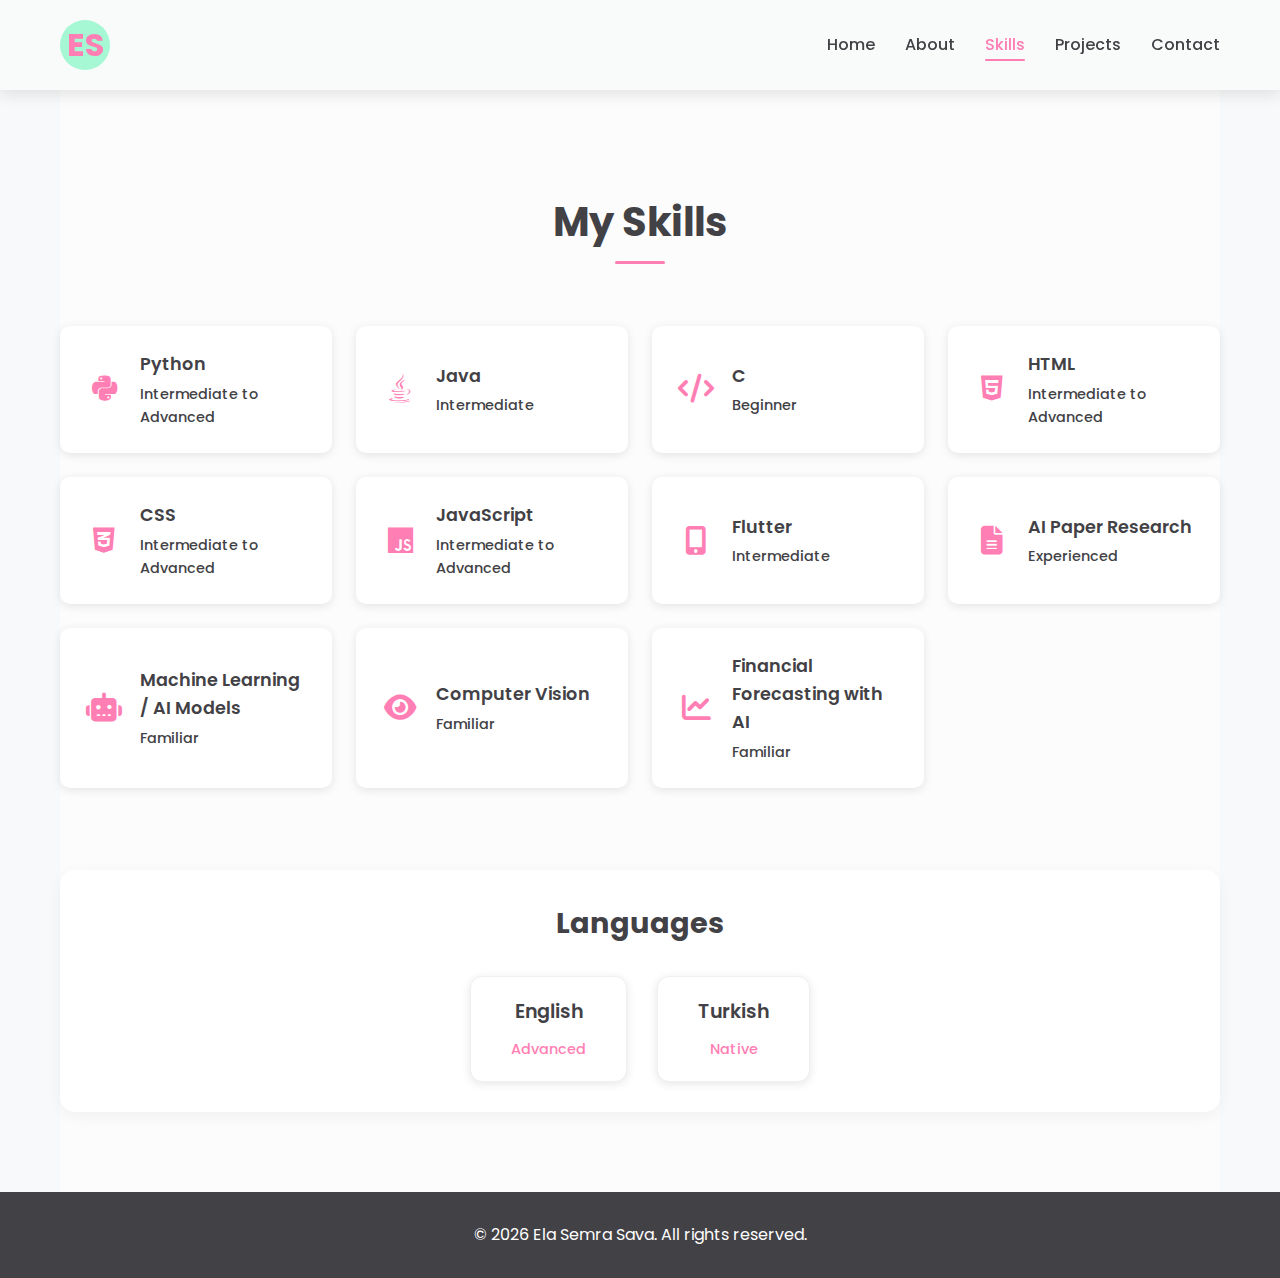
<file: skills.html>
<!DOCTYPE html>
<html lang="en">
<head>
    <meta charset="UTF-8">
    <meta name="viewport" content="width=device-width, initial-scale=1.0">
    <title>Skills | Ela Semra Sava</title>
    <link rel="stylesheet" href="styles.css">
    <link rel="stylesheet" href="https://cdnjs.cloudflare.com/ajax/libs/font-awesome/6.4.0/css/all.min.css">
    <link href="https://fonts.googleapis.com/css2?family=Poppins:wght@300;400;500;600;700&display=swap" rel="stylesheet">
</head>
<body>
    <header class="full-width">
        <div class="container">
            <nav>
                <div class="logo">ES</div>
                <ul class="nav-links">
                    <li><a href="index.html">Home</a></li>
                    <li><a href="about.html">About</a></li>
                    <li><a href="skills.html" class="active">Skills</a></li>
                    <li><a href="projects.html">Projects</a></li>
                    <li><a href="contact.html">Contact</a></li>
                </ul>
            </nav>
        </div>
    </header>

    <div class="container">
        <section class="skills">
            <h2>My Skills</h2>
            
            <!-- Technical Skills -->
            <div class="skills-grid-simple">
                <div class="skill-item-simple">
                    <div class="skill-icon-simple">
                        <i class="fab fa-python"></i>
                    </div>
                    <div class="skill-content">
                        <span class="skill-name">Python</span>
                        <span class="skill-level">Intermediate to Advanced</span>
                    </div>
                </div>

                <div class="skill-item-simple">
                    <div class="skill-icon-simple">
                        <i class="fab fa-java"></i>
                    </div>
                    <div class="skill-content">
                        <span class="skill-name">Java</span>
                        <span class="skill-level">Intermediate</span>
                    </div>
                </div>

                <div class="skill-item-simple">
                    <div class="skill-icon-simple">
                        <i class="fas fa-code"></i>
                    </div>
                    <div class="skill-content">
                        <span class="skill-name">C</span>
                        <span class="skill-level">Beginner</span>
                    </div>
                </div>

                <div class="skill-item-simple">
                    <div class="skill-icon-simple">
                        <i class="fab fa-html5"></i>
                    </div>
                    <div class="skill-content">
                        <span class="skill-name">HTML</span>
                        <span class="skill-level">Intermediate to Advanced</span>
                    </div>
                </div>

                <div class="skill-item-simple">
                    <div class="skill-icon-simple">
                        <i class="fab fa-css3-alt"></i>
                    </div>
                    <div class="skill-content">
                        <span class="skill-name">CSS</span>
                        <span class="skill-level">Intermediate to Advanced</span>
                    </div>
                </div>

                <div class="skill-item-simple">
                    <div class="skill-icon-simple">
                        <i class="fab fa-js"></i>
                    </div>
                    <div class="skill-content">
                        <span class="skill-name">JavaScript</span>
                        <span class="skill-level">Intermediate to Advanced</span>
                    </div>
                </div>

                <div class="skill-item-simple">
                    <div class="skill-icon-simple">
                        <i class="fas fa-mobile-alt"></i>
                    </div>
                    <div class="skill-content">
                        <span class="skill-name">Flutter</span>
                        <span class="skill-level">Intermediate</span>
                    </div>
                </div>

                <div class="skill-item-simple">
                    <div class="skill-icon-simple">
                        <i class="fas fa-file-alt"></i>
                    </div>
                    <div class="skill-content">
                        <span class="skill-name">AI Paper Research</span>
                        <span class="skill-level">Experienced</span>
                    </div>
                </div>

                <div class="skill-item-simple">
                    <div class="skill-icon-simple">
                        <i class="fas fa-robot"></i>
                    </div>
                    <div class="skill-content">
                        <span class="skill-name">Machine Learning / AI Models</span>
                        <span class="skill-level">Familiar</span>
                    </div>
                </div>

                <div class="skill-item-simple">
                    <div class="skill-icon-simple">
                        <i class="fas fa-eye"></i>
                    </div>
                    <div class="skill-content">
                        <span class="skill-name">Computer Vision</span>
                        <span class="skill-level">Familiar</span>
                    </div>
                </div>

                <div class="skill-item-simple">
                    <div class="skill-icon-simple">
                        <i class="fas fa-chart-line"></i>
                    </div>
                    <div class="skill-content">
                        <span class="skill-name">Financial Forecasting with AI</span>
                        <span class="skill-level">Familiar</span>
                    </div>
                </div>
            </div>

            <!-- Languages Section -->
            <div class="languages-section">
                <h3>Languages</h3>
                <div class="language-items">
                    <div class="language-item">
                        <div class="language-name">English</div>
                        <div class="language-level">Advanced</div>
                    </div>

                    <div class="language-item">
                        <div class="language-name">Turkish</div>
                        <div class="language-level">Native</div>
                    </div>
                </div>
            </div>
        </section>
    </div>

    <footer>
        <p>&copy; <span id="year">2023</span> Ela Semra Sava. All rights reserved.</p>
    </footer>

    <script src="script.js"></script>
</body>
</html>
</file>
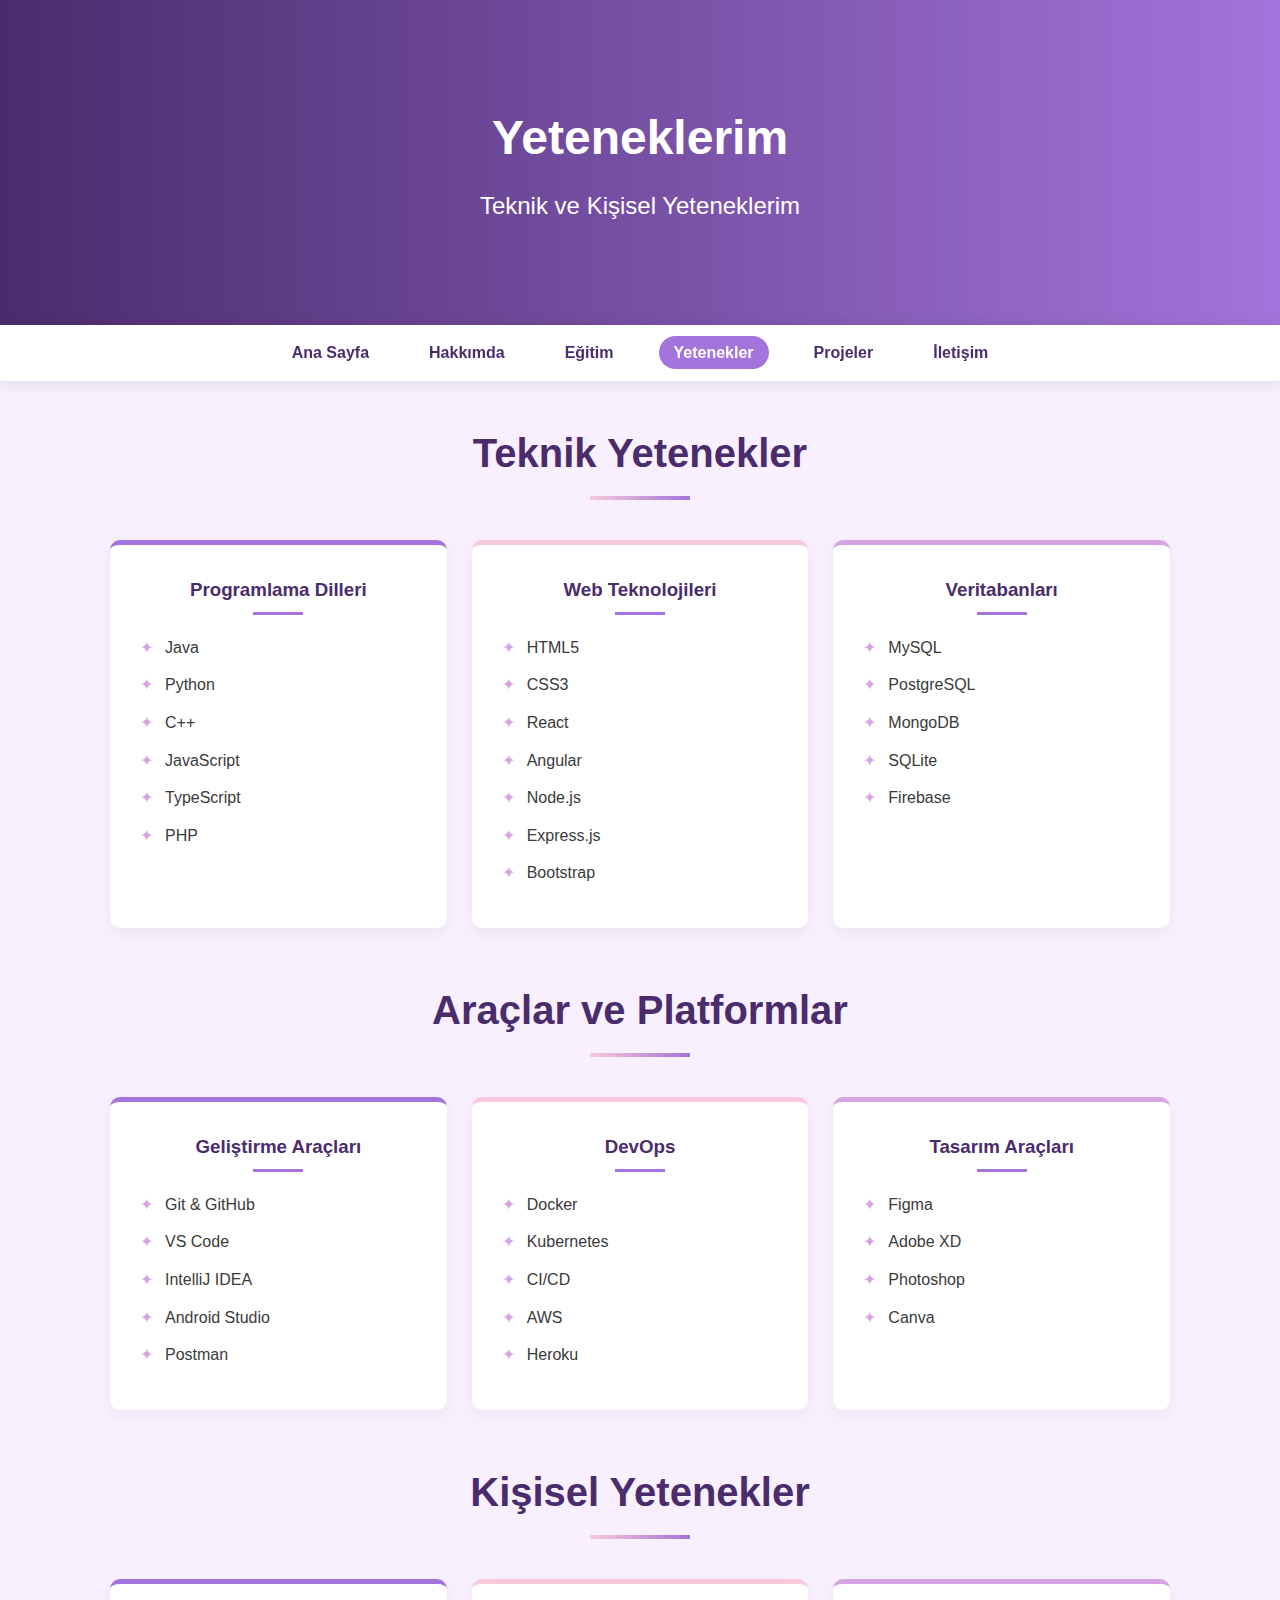
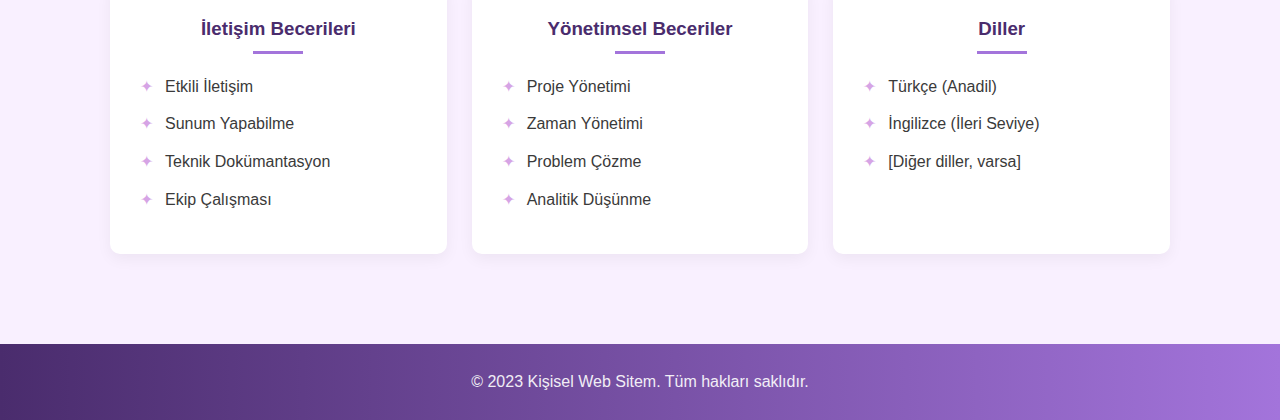
<file: yetenekler.html>
<!DOCTYPE html>
<html lang="tr">
<head>
    <meta charset="UTF-8">
    <meta name="viewport" content="width=device-width, initial-scale=1.0">
    <title>Yetenekler | Kişisel Web Sitem</title>
    <link rel="stylesheet" href="css/style.css">
    <link rel="stylesheet" href="https://cdnjs.cloudflare.com/ajax/libs/font-awesome/6.4.0/css/all.min.css">
</head>
<body>
    <header>
        <div class="container">
            <h1>Yeteneklerim</h1>
            <p>Teknik ve Kişisel Yeteneklerim</p>
        </div>
    </header>

    <nav>
        <div class="container">
            <ul>
                <li><a href="index.html">Ana Sayfa</a></li>
                <li><a href="hakkimda.html">Hakkımda</a></li>
                <li><a href="egitim.html">Eğitim</a></li>
                <li><a href="yetenekler.html">Yetenekler</a></li>
                <li><a href="projeler.html">Projeler</a></li>
                <li><a href="iletisim.html">İletişim</a></li>
            </ul>
        </div>
    </nav>

    <section class="page-content">
        <div class="container">
            <h2>Teknik Yetenekler</h2>
            
            <div class="skills-container">
                <div class="skill-category">
                    <h3>Programlama Dilleri</h3>
                    <ul>
                        <li>Java</li>
                        <li>Python</li>
                        <li>C++</li>
                        <li>JavaScript</li>
                        <li>TypeScript</li>
                        <li>PHP</li>
                    </ul>
                </div>
                
                <div class="skill-category">
                    <h3>Web Teknolojileri</h3>
                    <ul>
                        <li>HTML5</li>
                        <li>CSS3</li>
                        <li>React</li>
                        <li>Angular</li>
                        <li>Node.js</li>
                        <li>Express.js</li>
                        <li>Bootstrap</li>
                    </ul>
                </div>
                
                <div class="skill-category">
                    <h3>Veritabanları</h3>
                    <ul>
                        <li>MySQL</li>
                        <li>PostgreSQL</li>
                        <li>MongoDB</li>
                        <li>SQLite</li>
                        <li>Firebase</li>
                    </ul>
                </div>
            </div>
            
            <h2 style="margin-top: 50px;">Araçlar ve Platformlar</h2>
            
            <div class="skills-container">
                <div class="skill-category">
                    <h3>Geliştirme Araçları</h3>
                    <ul>
                        <li>Git & GitHub</li>
                        <li>VS Code</li>
                        <li>IntelliJ IDEA</li>
                        <li>Android Studio</li>
                        <li>Postman</li>
                    </ul>
                </div>
                
                <div class="skill-category">
                    <h3>DevOps</h3>
                    <ul>
                        <li>Docker</li>
                        <li>Kubernetes</li>
                        <li>CI/CD</li>
                        <li>AWS</li>
                        <li>Heroku</li>
                    </ul>
                </div>
                
                <div class="skill-category">
                    <h3>Tasarım Araçları</h3>
                    <ul>
                        <li>Figma</li>
                        <li>Adobe XD</li>
                        <li>Photoshop</li>
                        <li>Canva</li>
                    </ul>
                </div>
            </div>
            
            <h2 style="margin-top: 50px;">Kişisel Yetenekler</h2>
            
            <div class="skills-container">
                <div class="skill-category">
                    <h3>İletişim Becerileri</h3>
                    <ul>
                        <li>Etkili İletişim</li>
                        <li>Sunum Yapabilme</li>
                        <li>Teknik Dokümantasyon</li>
                        <li>Ekip Çalışması</li>
                    </ul>
                </div>
                
                <div class="skill-category">
                    <h3>Yönetimsel Beceriler</h3>
                    <ul>
                        <li>Proje Yönetimi</li>
                        <li>Zaman Yönetimi</li>
                        <li>Problem Çözme</li>
                        <li>Analitik Düşünme</li>
                    </ul>
                </div>
                
                <div class="skill-category">
                    <h3>Diller</h3>
                    <ul>
                        <li>Türkçe (Anadil)</li>
                        <li>İngilizce (İleri Seviye)</li>
                        <li>[Diğer diller, varsa]</li>
                    </ul>
                </div>
            </div>
        </div>
    </section>

    <footer>
        <div class="container">
            <p>&copy; 2023 Kişisel Web Sitem. Tüm hakları saklıdır.</p>
        </div>
    </footer>

    <div class="back-to-top">
        <i class="fas fa-arrow-up"></i>
    </div>

    <script src="js/script.js"></script>
</body>
</html>
</file>
<file: css/style.css>
/* Genel Stiller */
* {
    margin: 0;
    padding: 0;
    box-sizing: border-box;
}

:root {
    --primary-color: #a374db; /* Ana mor renk */
    --secondary-color: #f8c8dc; /* Pastel pembe */
    --accent-color: #d6a4e5; /* Orta mor */
    --light-color: #f9f0ff; /* Açık mor-beyaz */
    --dark-color: #4a2c6d; /* Koyu mor */
    --text-color: #3a3a3a; /* Koyu gri metin */
}

body {
    font-family: 'Segoe UI', Tahoma, Geneva, Verdana, sans-serif;
    line-height: 1.6;
    color: var(--text-color);
    background-color: var(--light-color);
}

.container {
    max-width: 1100px;
    margin: 0 auto;
    padding: 0 20px;
}

section {
    padding: 60px 0;
}

h1, h2, h3 {
    margin-bottom: 20px;
}

a {
    color: var(--dark-color);
    text-decoration: none;
    transition: color 0.3s ease;
}

a:hover {
    color: var(--primary-color);
}

.btn {
    display: inline-block;
    background: var(--primary-color);
    color: #fff;
    padding: 10px 20px;
    border: none;
    border-radius: 25px;
    cursor: pointer;
    text-decoration: none;
    font-size: 16px;
    transition: all 0.3s ease;
}

.btn:hover {
    background: var(--dark-color);
    color: white;
    transform: translateY(-3px);
    box-shadow: 0 10px 20px rgba(0, 0, 0, 0.1);
}

/* Header */
header {
    background: linear-gradient(to right, var(--dark-color), var(--primary-color));
    color: #fff;
    text-align: center;
    padding: 100px 0;
}

header h1 {
    font-size: 3rem;
    margin-bottom: 10px;
}

header p {
    font-size: 1.5rem;
}

/* Navigasyon */
nav {
    background-color: white;
    padding: 15px 0;
    position: sticky;
    top: 0;
    z-index: 1000;
    box-shadow: 0 2px 15px rgba(0, 0, 0, 0.1);
}

nav ul {
    display: flex;
    justify-content: center;
    list-style: none;
}

nav ul li {
    margin: 0 15px;
}

nav ul li a {
    color: var(--dark-color);
    text-decoration: none;
    font-weight: 600;
    transition: all 0.3s ease;
    padding: 8px 15px;
    border-radius: 20px;
}

nav ul li a:hover {
    color: var(--primary-color);
    background-color: var(--secondary-color);
}

nav ul li a.active {
    color: white;
    background-color: var(--primary-color);
}

/* Bölümler */
section h2 {
    text-align: center;
    font-size: 2.5rem;
    margin-bottom: 40px;
    color: var(--dark-color);
    position: relative;
    padding-bottom: 15px;
}

section h2:after {
    content: '';
    position: absolute;
    bottom: 0;
    left: 50%;
    transform: translateX(-50%);
    width: 100px;
    height: 4px;
    background: linear-gradient(to right, var(--secondary-color), var(--primary-color));
}

/* Hakkımda */
.about-content {
    display: flex;
    flex-direction: column;
    align-items: center;
}

.about-text {
    max-width: 800px;
    text-align: center;
    background-color: white;
    padding: 30px;
    border-radius: 10px;
    box-shadow: 0 5px 15px rgba(0, 0, 0, 0.05);
}

.about-text p {
    margin-bottom: 20px;
    font-size: 1.1rem;
}

/* Eğitim */
.education-item {
    background-color: white;
    border-radius: 10px;
    padding: 30px;
    margin-bottom: 25px;
    box-shadow: 0 5px 15px rgba(0, 0, 0, 0.05);
    border-left: 5px solid var(--accent-color);
    transition: transform 0.3s ease;
}

.education-item:hover {
    transform: translateY(-5px);
}

.education-item h3 {
    color: var(--dark-color);
}

/* Yetenekler */
.skills-container {
    display: flex;
    flex-wrap: wrap;
    justify-content: space-between;
    gap: 25px;
}

.skill-category {
    background-color: white;
    border-radius: 10px;
    padding: 30px;
    box-shadow: 0 5px 15px rgba(0, 0, 0, 0.05);
    flex: 1 1 300px;
    transition: transform 0.3s ease, box-shadow 0.3s ease;
    border-top: 5px solid var(--primary-color);
}

.skill-category:nth-child(2) {
    border-top-color: var(--secondary-color);
}

.skill-category:nth-child(3) {
    border-top-color: var(--accent-color);
}

.skill-category:hover {
    transform: translateY(-5px);
    box-shadow: 0 15px 30px rgba(0, 0, 0, 0.1);
}

.skill-category h3 {
    text-align: center;
    margin-bottom: 20px;
    color: var(--dark-color);
    position: relative;
    padding-bottom: 10px;
}

.skill-category h3:after {
    content: '';
    position: absolute;
    bottom: 0;
    left: 50%;
    transform: translateX(-50%);
    width: 50px;
    height: 3px;
    background-color: var(--primary-color);
}

.skill-category ul {
    list-style: none;
}

.skill-category li {
    margin-bottom: 12px;
    padding-left: 25px;
    position: relative;
}

.skill-category li:before {
    content: '✦';
    position: absolute;
    left: 0;
    color: var(--accent-color);
}

/* Projeler */
.project-container {
    display: flex;
    flex-wrap: wrap;
    gap: 30px;
    justify-content: center;
}

.project-card {
    background-color: white;
    border-radius: 10px;
    padding: 25px;
    box-shadow: 0 5px 15px rgba(0, 0, 0, 0.05);
    flex: 1 1 300px;
    max-width: 400px;
    transition: transform 0.3s ease, box-shadow 0.3s ease;
    border-bottom: 5px solid var(--secondary-color);
}

.project-card:hover {
    transform: translateY(-8px);
    box-shadow: 0 15px 30px rgba(0, 0, 0, 0.1);
}

.project-card h3 {
    color: var(--dark-color);
    padding-bottom: 10px;
    margin-bottom: 15px;
    border-bottom: 1px solid var(--secondary-color);
}

.project-links {
    margin-top: 20px;
    display: flex;
    gap: 15px;
}

.project-links a {
    color: var(--primary-color);
    text-decoration: none;
    transition: all 0.3s ease;
    padding: 8px 15px;
    border-radius: 20px;
    background-color: rgba(163, 116, 219, 0.1);
}

.project-links a:hover {
    background-color: var(--primary-color);
    color: white;
}

/* İletişim */
.contact-info {
    max-width: 600px;
    margin: 0 auto;
    background-color: white;
    border-radius: 10px;
    padding: 35px;
    box-shadow: 0 5px 20px rgba(0, 0, 0, 0.05);
}

.contact-info p {
    margin-bottom: 20px;
    font-size: 1.1rem;
    display: flex;
    align-items: center;
}

.contact-info a {
    color: var(--primary-color);
    text-decoration: none;
    transition: color 0.3s ease;
}

.contact-info a:hover {
    color: var(--dark-color);
    text-decoration: underline;
}

.contact-info i {
    margin-right: 15px;
    color: var(--accent-color);
    font-size: 1.5rem;
    width: 25px;
    text-align: center;
}

/* Footer */
footer {
    background: linear-gradient(to right, var(--dark-color), var(--primary-color));
    color: #fff;
    text-align: center;
    padding: 25px 0;
    margin-top: 50px;
}

footer p {
    opacity: 0.9;
}

/* Page content */
.page-content {
    padding: 40px 0;
    min-height: 70vh;
}

/* Back to top button */
.back-to-top {
    position: fixed;
    bottom: 20px;
    right: 20px;
    background-color: var(--primary-color);
    color: white;
    width: 50px;
    height: 50px;
    border-radius: 50%;
    display: flex;
    justify-content: center;
    align-items: center;
    cursor: pointer;
    opacity: 0;
    transition: all 0.3s ease;
    z-index: 1000;
}

.back-to-top.visible {
    opacity: 0.8;
}

.back-to-top:hover {
    opacity: 1;
    transform: translateY(-5px);
}

/* Responsive Tasarım */
@media screen and (max-width: 768px) {
    header {
        padding: 70px 0;
    }
    
    header h1 {
        font-size: 2.5rem;
    }
    
    header p {
        font-size: 1.2rem;
    }
    
    nav ul {
        flex-direction: column;
        align-items: center;
    }
    
    nav ul li {
        margin: 5px 0;
    }
    
    .skills-container, .project-container {
        flex-direction: column;
    }
    
    section {
        padding: 40px 0;
    }
}
</file>
<file: styles.css>
/* Base Styles */
:root {
    --primary-color: #ff7eb3;
    --secondary-color: #7c83fd;
    --accent-color: #a5f8d3;
    --dark-color: #424146;
    --light-color: #f8f9fa;
    --shadow: 0 5px 15px rgba(0, 0, 0, 0.1);
    --border-radius: 12px;
}

* {
    margin: 0;
    padding: 0;
    box-sizing: border-box;
}

html {
    scroll-behavior: smooth;
}

body {
    font-family: 'Poppins', sans-serif;
    line-height: 1.6;
    color: var(--dark-color);
    background-color: var(--light-color);
}

a {
    text-decoration: none;
    color: inherit;
}

ul {
    list-style: none;
}

.container {
    max-width: 1200px;
    margin: 0 auto;
    padding: 0 20px;
}

section {
    padding: 80px 0;
    min-height: calc(100vh - 200px); /* Adjust to ensure content takes up most of the page */
}

h2 {
    font-size: 2.5rem;
    margin-bottom: 40px;
    text-align: center;
    position: relative;
    color: var(--dark-color);
}

h2::after {
    content: '';
    position: absolute;
    width: 50px;
    height: 3px;
    background-color: var(--primary-color);
    bottom: -10px;
    left: 50%;
    transform: translateX(-50%);
    border-radius: 10px;
}

.btn {
    display: inline-block;
    padding: 12px 28px;
    border-radius: 30px;
    font-weight: 600;
    transition: all 0.3s ease;
    cursor: pointer;
    background-color: var(--primary-color);
    color: white;
    border: none;
    position: relative;
    overflow: hidden;
    z-index: 1;
    box-shadow: 0 4px 15px rgba(0, 0, 0, 0.1);
    letter-spacing: 0.5px;
}

.btn:before {
    content: '';
    position: absolute;
    top: 0;
    left: -100%;
    width: 100%;
    height: 100%;
    background: linear-gradient(90deg, transparent, rgba(255, 255, 255, 0.2), transparent);
    transition: 0.5s;
    z-index: -1;
}

.btn:hover:before {
    left: 100%;
}

.btn:hover {
    transform: translateY(-3px);
    box-shadow: 0 6px 20px rgba(0, 0, 0, 0.15);
}

.btn:active {
    transform: translateY(1px);
}

.primary-btn {
    background-color: var(--primary-color);
    color: white;
    box-shadow: var(--shadow);
}

.primary-btn:hover {
    background-color: #ff65a3;
    transform: translateY(-3px);
}

.secondary-btn {
    background-color: transparent;
    border: 2px solid var(--primary-color);
    color: var(--primary-color);
}

.secondary-btn:hover {
    background-color: var(--primary-color);
    color: white;
    transform: translateY(-3px);
}

/* Header & Navigation */
header.full-width {
    padding: 20px 0;
    position: sticky;
    top: 0;
    width: 100%;
    background-color: rgba(248, 249, 250, 0.9);
    backdrop-filter: blur(10px);
    z-index: 1000;
    box-shadow: var(--shadow);
}

nav {
    display: flex;
    justify-content: space-between;
    align-items: center;
}

.logo {
    font-size: 2rem;
    font-weight: 700;
    color: var(--primary-color);
    background-color: var(--accent-color);
    width: 50px;
    height: 50px;
    display: flex;
    align-items: center;
    justify-content: center;
    border-radius: 50%;
}

.nav-links {
    display: flex;
    gap: 30px;
}

.nav-links a {
    font-weight: 500;
    transition: color 0.3s ease;
    position: relative;
}

.nav-links a:hover,
.nav-links a.active {
    color: var(--primary-color);
}

.nav-links a.active::after {
    content: '';
    position: absolute;
    width: 100%;
    height: 2px;
    background-color: var(--primary-color);
    bottom: -5px;
    left: 0;
    border-radius: 10px;
}

/* Hero Section */
.hero {
    display: flex;
    align-items: center;
    justify-content: space-between;
    min-height: 80vh;
    padding: 0;
}

.hero-text {
    flex: 1;
}

.hero-text h1 {
    font-size: 3rem;
    margin-bottom: 20px;
    line-height: 1.2;
}

.highlight {
    color: var(--primary-color);
}

.hero-text p {
    font-size: 1.5rem;
    margin-bottom: 30px;
    color: #666;
}

.hero-btns {
    display: flex;
    gap: 15px;
}

.hero-image {
    flex: 1;
    display: flex;
    justify-content: center;
    align-items: center;
    position: relative;
}

.blob {
    width: 400px;
    height: 400px;
    background-color: var(--accent-color);
    border-radius: 60% 40% 70% 30% / 50% 60% 40% 50%;
    position: absolute;
    animation: blob-animation 8s infinite ease-in-out;
}

.profile-placeholder {
    position: relative;
    z-index: 2;
    font-size: 12rem;
    color: var(--primary-color);
}

@keyframes blob-animation {
    0% {
        border-radius: 60% 40% 70% 30% / 50% 60% 40% 50%;
    }
    33% {
        border-radius: 50% 60% 30% 70% / 60% 40% 70% 40%;
    }
    66% {
        border-radius: 40% 50% 60% 40% / 40% 70% 30% 60%;
    }
    100% {
        border-radius: 60% 40% 70% 30% / 50% 60% 40% 50%;
    }
}

/* Page content adjustments */
.about, .skills, .projects, .contact {
    padding-top: 100px;
}

/* About Section */
.about {
    background-color: #f6f6f6;
}

.about-content {
    max-width: 800px;
    margin: 0 auto;
    text-align: center;
    font-size: 1.1rem;
}

.about-content p {
    margin-bottom: 20px;
}

/* Skills Section */
.skills {
    padding-top: 100px;
    background-color: #fcfcfc;
}

.skills-container {
    display: grid;
    grid-template-columns: repeat(auto-fit, minmax(250px, 1fr));
    gap: 30px;
    margin-bottom: 50px;
}

.skill-card {
    background: linear-gradient(145deg, #ffffff, #f5f5f5);
    padding: 35px 25px;
    border-radius: 16px;
    box-shadow: 0 10px 30px rgba(0, 0, 0, 0.05);
    text-align: center;
    transition: all 0.4s cubic-bezier(0.175, 0.885, 0.32, 1.275);
    position: relative;
    z-index: 1;
    overflow: hidden;
    border: 1px solid rgba(255, 255, 255, 0.8);
}

.skill-card::before {
    content: '';
    position: absolute;
    top: 0;
    left: 0;
    width: 4px;
    height: 0;
    background-color: var(--primary-color);
    transition: height 0.4s ease;
    z-index: -1;
}

.skill-card:hover {
    transform: translateY(-15px);
    box-shadow: 0 15px 35px rgba(0, 0, 0, 0.1);
}

.skill-card:hover::before {
    height: 100%;
}

.skill-card i {
    font-size: 3.5rem;
    color: var(--primary-color);
    margin-bottom: 25px;
    transition: transform 0.5s ease;
    display: inline-block;
}

.skill-card:hover i {
    transform: scale(1.15);
}

.skill-card h3 {
    margin-bottom: 15px;
    font-size: 1.6rem;
    font-weight: 600;
    position: relative;
    display: inline-block;
}

.skill-card h3::after {
    content: '';
    position: absolute;
    width: 0;
    height: 2px;
    bottom: -5px;
    left: 50%;
    background-color: var(--primary-color);
    transition: all 0.3s ease;
    transform: translateX(-50%);
}

.skill-card:hover h3::after {
    width: 80%;
}

.skill-card p {
    color: #666;
    font-size: 0.95rem;
    transition: color 0.3s ease;
}

.skill-card:hover p {
    color: #333;
}

.additional-skills {
    margin-top: 50px;
    background: linear-gradient(145deg, #ffffff, #f8f8f8);
    padding: 40px 30px;
    border-radius: 20px;
    box-shadow: 0 10px 30px rgba(0, 0, 0, 0.05);
    position: relative;
    overflow: hidden;
}

.additional-skills::before {
    content: '';
    position: absolute;
    top: 0;
    left: 0;
    width: 100%;
    height: 5px;
    background: linear-gradient(90deg, var(--primary-color), var(--secondary-color));
}

.additional-skills h3 {
    margin-bottom: 30px;
    color: var(--dark-color);
    text-align: center;
    font-size: 1.8rem;
    font-weight: 600;
}

.skill-list {
    list-style: none;
    display: grid;
    grid-template-columns: repeat(auto-fit, minmax(300px, 1fr));
    gap: 20px;
}

.skill-list li {
    background-color: white;
    padding: 16px 20px;
    border-radius: 12px;
    border-left: 4px solid var(--primary-color);
    box-shadow: 0 5px 15px rgba(0, 0, 0, 0.05);
    transition: all 0.3s ease;
    display: flex;
    align-items: center;
}

.skill-list li:hover {
    transform: translateX(5px);
    box-shadow: 0 8px 20px rgba(0, 0, 0, 0.1);
}

.skill-list span {
    font-weight: 600;
    color: var(--primary-color);
    margin-right: 8px;
}

/* Projects Section */
.projects {
    background-color: #f6f6f6;
}

.projects-container {
    display: grid;
    grid-template-columns: repeat(auto-fit, minmax(300px, 1fr));
    gap: 30px;
}

.project-card {
    background: white;
    border-radius: 15px;
    padding: 20px;
    box-shadow: 0 5px 15px rgba(0, 0, 0, 0.1);
    transition: transform 0.3s ease, box-shadow 0.3s ease;
    display: flex;
    flex-direction: column;
}

.project-card:hover {
    transform: translateY(-10px);
    box-shadow: 0 8px 25px rgba(0, 0, 0, 0.15);
}

.project-img {
    width: 100%;
    height: 200px;
    border-radius: 10px;
    overflow: hidden;
    margin-bottom: 20px;
    background-color: #f5f5f5;
}

.project-img img {
    width: 100%;
    height: 100%;
    object-fit: cover;
    display: block;
    transition: transform 0.3s ease;
}

.project-img:hover img {
    transform: scale(1.05);
}

.project-card h3 {
    font-size: 1.2rem;
    margin-bottom: 15px;
    color: var(--dark-color);
}

.project-card p {
    color: #666;
    margin-bottom: 20px;
    flex-grow: 1;
}

.project-tags {
    display: flex;
    flex-wrap: wrap;
    gap: 10px;
    margin-top: auto;
}

.project-tags span {
    background-color: var(--accent-color);
    color: var(--dark-color);
    padding: 5px 12px;
    border-radius: 15px;
    font-size: 0.85rem;
    font-weight: 500;
}

.project-links {
    display: flex;
    justify-content: flex-end;
    padding: 0 20px 20px;
    gap: 15px;
}

.project-links a {
    width: 40px;
    height: 40px;
    border-radius: 50%;
    background-color: #f0f0f0;
    display: flex;
    align-items: center;
    justify-content: center;
    font-size: 1.2rem;
    transition: background-color 0.3s ease;
}

.project-links a:hover {
    background-color: var(--primary-color);
    color: white;
}

/* Contact Section */
.contact {
    padding-top: 100px;
}

.contact-container {
    display: grid;
    grid-template-columns: repeat(auto-fit, minmax(300px, 1fr));
    gap: 40px;
}

.contact-info {
    display: flex;
    flex-direction: column;
    gap: 30px;
}

.contact-item {
    display: flex;
    align-items: center;
    gap: 15px;
}

.contact-item i {
    width: 50px;
    height: 50px;
    background-color: var(--accent-color);
    border-radius: 50%;
    display: flex;
    align-items: center;
    justify-content: center;
    font-size: 1.5rem;
    color: var(--primary-color);
}

.social-links {
    display: flex;
    gap: 15px;
    margin-top: 20px;
}

.social-links a {
    width: 50px;
    height: 50px;
    border-radius: 50%;
    background-color: var(--accent-color);
    display: flex;
    align-items: center;
    justify-content: center;
    font-size: 1.5rem;
    color: var(--primary-color);
    transition: all 0.3s ease;
}

.social-links a:hover {
    background-color: var(--primary-color);
    color: white;
    transform: translateY(-5px);
}

/* Updated Contact Form Styles */
.contact-form {
    width: 100%;
    max-width: 500px;
    background: #fff;
    padding: 30px;
    border-radius: 10px;
    box-shadow: 0 5px 15px rgba(0, 0, 0, 0.1);
}

.form-group {
    margin-bottom: 20px;
}

.form-group label {
    display: block;
    margin-bottom: 8px;
    font-weight: 500;
    color: #333;
}

.form-group input,
.form-group textarea {
    width: 100%;
    padding: 12px;
    border: 1px solid #ddd;
    border-radius: 5px;
    font-family: 'Poppins', sans-serif;
    font-size: 14px;
    transition: border-color 0.3s;
}

.form-group input:focus,
.form-group textarea:focus {
    border-color: var(--primary-color);
    outline: none;
    box-shadow: 0 0 0 2px rgba(71, 123, 254, 0.2);
}

/* Form validation styles */
.form-group input.invalid,
.form-group textarea.invalid {
    border-color: #ff3860;
    box-shadow: 0 0 0 2px rgba(255, 56, 96, 0.1);
}

.form-group .error-message {
    color: #ff3860;
    font-size: 0.8rem;
    margin-top: 5px;
    display: none;
}

/* Success message styles */
.success-message {
    display: none;
    background-color: #48c774;
    color: white;
    text-align: center;
    padding: 15px;
    border-radius: 5px;
    margin-top: 20px;
    box-shadow: 0 4px 15px rgba(0, 0, 0, 0.1);
    font-weight: 500;
}

.success-message.show {
    display: block;
    animation: fadeIn 0.5s ease;
}

@keyframes fadeIn {
    from { opacity: 0; transform: translateY(10px); }
    to { opacity: 1; transform: translateY(0); }
}

/* Footer */
footer {
    background-color: var(--dark-color);
    color: white;
    text-align: center;
    padding: 30px 0;
    margin-top: 0; /* Remove top margin as we're using min-height for sections */
}

/* Responsive Styles */
@media (max-width: 992px) {
    .hero {
        flex-direction: column;
        text-align: center;
        gap: 50px;
    }

    .hero-btns {
        justify-content: center;
    }

    .hero-text h1 {
        font-size: 2.5rem;
    }

    .blob {
        width: 300px;
        height: 300px;
    }

    .profile-placeholder {
        font-size: 9rem;
    }
}

@media (max-width: 768px) {
    section {
        padding: 60px 0;
    }

    h2 {
        font-size: 2rem;
    }

    .skills-container,
    .projects-container {
        grid-template-columns: 1fr;
    }

    .nav-links {
        gap: 15px;
    }

    .project-img {
        height: 180px;
    }
}

@media (max-width: 576px) {
    .hero-text h1 {
        font-size: 2rem;
    }

    .hero-text p {
        font-size: 1.2rem;
    }

    .blob {
        width: 250px;
        height: 250px;
    }

    .profile-placeholder {
        font-size: 7rem;
    }

    .contact-container {
        grid-template-columns: 1fr;
    }

    .form-buttons {
        flex-direction: column;
    }
}

/* Profile image styles */
.profile-image {
    position: relative;
    z-index: 2;
    border-radius: 50%;
    overflow: hidden;
    width: 280px;
    height: 280px;
    box-shadow: var(--shadow);
    border: 5px solid var(--accent-color);
}

.profile-image img {
    width: 100%;
    height: 100%;
    object-fit: cover;
}

/* Contact info brief on homepage */
.contact-info-brief {
    margin-bottom: 20px;
}

.contact-item-brief {
    display: flex;
    align-items: center;
    gap: 15px;
    margin-bottom: 10px;
}

.contact-item-brief i {
    min-width: 20px;
    color: var(--primary-color);
}

.contact-item-brief p {
    font-size: 1rem;
    margin-bottom: 0;
    color: var(--dark-color);
}

.social-links-brief {
    display: flex;
    gap: 15px;
    margin-bottom: 20px;
}

.social-links-brief a {
    font-size: 1.5rem;
    color: var(--primary-color);
    transition: color 0.3s ease;
}

.social-links-brief a:hover {
    color: var(--secondary-color);
}

/* Education Section */
.education-section, .hobbies-section {
    max-width: 800px;
    margin: 40px auto;
    background-color: white;
    padding: 30px;
    border-radius: var(--border-radius);
    box-shadow: var(--shadow);
}

.education-section h3, .hobbies-section h3 {
    color: var(--dark-color);
    font-size: 1.8rem;
    margin-bottom: 20px;
    text-align: center;
    position: relative;
}

.education-section h3::after, .hobbies-section h3::after {
    content: '';
    position: absolute;
    width: 40px;
    height: 3px;
    background-color: var(--primary-color);
    bottom: -10px;
    left: 50%;
    transform: translateX(-50%);
}

.education-item {
    margin-bottom: 25px;
    padding-bottom: 25px;
    border-bottom: 1px solid #eee;
}

.education-item:last-child {
    margin-bottom: 0;
    padding-bottom: 0;
    border-bottom: none;
}

.education-header {
    display: flex;
    justify-content: space-between;
    align-items: center;
    margin-bottom: 10px;
}

.education-header h4 {
    font-size: 1.3rem;
    color: var(--primary-color);
}

.education-year {
    font-weight: 500;
    color: var(--text-light);
    background-color: #f0f0f0;
    padding: 4px 12px;
    border-radius: 20px;
    font-size: 0.9rem;
}

.education-school {
    font-weight: 600;
    margin-bottom: 5px;
}

.education-details, .education-gpa {
    color: #666;
}

/* Hobbies Section */
.hobbies-list {
    display: grid;
    grid-template-columns: repeat(auto-fit, minmax(200px, 1fr));
    gap: 15px;
}

.hobbies-list li {
    display: flex;
    align-items: center;
    gap: 10px;
    padding: 10px 15px;
    background-color: #f8f9fa;
    border-radius: var(--border-radius);
    box-shadow: 0 2px 5px rgba(0,0,0,0.05);
    transition: transform 0.3s ease;
}

.hobbies-list li:hover {
    transform: translateY(-5px);
}

.hobbies-list i {
    color: var(--primary-color);
    font-size: 1.2rem;
}

/* Languages Section */
.languages-section {
    margin-top: 50px;
    background: white;
    padding: 30px;
    border-radius: 15px;
    box-shadow: 0 4px 15px rgba(0, 0, 0, 0.05);
}

.languages-section h3 {
    font-size: 1.8rem;
    margin-bottom: 30px;
    text-align: center;
    color: var(--dark-color);
}

.language-items {
    display: flex;
    justify-content: center;
    gap: 30px;
}

.language-item {
    background: #ffffff;
    padding: 20px 40px;
    border-radius: 12px;
    text-align: center;
    box-shadow: 0 2px 10px rgba(0, 0, 0, 0.1);
    transition: transform 0.3s ease;
    border: 1px solid #f0f0f0;
}

.language-item:hover {
    transform: translateY(-5px);
    box-shadow: 0 5px 15px rgba(0, 0, 0, 0.15);
}

.language-name {
    font-size: 1.2rem;
    font-weight: 600;
    margin-bottom: 10px;
    color: var(--dark-color);
}

.language-level {
    color: var(--primary-color);
    font-size: 0.9rem;
    font-weight: 500;
}

@media (max-width: 768px) {
    .language-items {
        flex-direction: column;
        align-items: center;
    }

    .language-item {
        width: 100%;
        max-width: 250px;
    }
}

/* Animation for skill bars */
@keyframes fillBar {
    from { width: 0; }
    to { width: 100%; }
}

.skill-level .level-fill {
    width: 0;
    animation: fillBar 1.5s forwards;
    animation-delay: 0.3s;
}

/* Minimal Skills Style */
.skills-minimal {
    max-width: 800px;
    margin: 0 auto;
}

.skills-category {
    margin-bottom: 40px;
    border-bottom: 1px solid #eee;
    padding-bottom: 20px;
}

.skills-category:last-child {
    border-bottom: none;
}

.skills-category h3 {
    font-size: 1.5rem;
    margin-bottom: 20px;
    color: var(--dark-color);
    font-weight: 600;
    position: relative;
    padding-left: 15px;
    display: inline-block;
}

.skills-category h3::before {
    content: '';
    position: absolute;
    left: 0;
    top: 50%;
    transform: translateY(-50%);
    width: 5px;
    height: 16px;
    background-color: var(--primary-color);
    border-radius: 3px;
}

.skills-list-minimal {
    list-style: none;
}

.skills-list-minimal li {
    display: flex;
    justify-content: space-between;
    padding: 10px 0;
    border-bottom: 1px dashed #eee;
}

.skills-list-minimal li:last-child {
    border-bottom: none;
}

.skill-name {
    font-weight: 500;
    color: var(--dark-color);
}

.skill-level {
    color: var(--primary-color);
    font-weight: 500;
    font-size: 0.9rem;
}

@media (max-width: 768px) {
    .skills-list-minimal li {
        flex-direction: column;
        gap: 5px;
    }
    
    .skill-level {
        align-self: flex-start;
    }
}

/* Simple Skills Style - Minimal with boxes */
.skills-simple {
    max-width: 900px;
    margin: 0 auto;
}

.skills-category-box {
    margin-bottom: 40px;
    background-color: white;
    border-radius: 15px;
    padding: 25px;
    box-shadow: 0 4px 15px rgba(0, 0, 0, 0.05);
    border-top: 3px solid var(--primary-color);
}

.skills-category-box h3 {
    font-size: 1.5rem;
    margin-bottom: 25px;
    color: var(--dark-color);
    font-weight: 600;
    position: relative;
    display: inline-block;
    padding-bottom: 5px;
}

.skills-category-box h3::after {
    content: '';
    position: absolute;
    left: 0;
    bottom: 0;
    width: 50%;
    height: 2px;
    background-color: var(--primary-color);
    border-radius: 2px;
}

.skills-grid-simple {
    display: grid;
    grid-template-columns: repeat(auto-fill, minmax(250px, 1fr));
    gap: 1.5rem;
    padding: 2rem 0;
}

.languages-grid {
    grid-template-columns: repeat(auto-fill, minmax(200px, 1fr));
}

.skill-item-simple {
    background: #ffffff;
    border-radius: 10px;
    padding: 1.5rem;
    display: flex;
    align-items: center;
    gap: 1rem;
    box-shadow: 0 2px 10px rgba(0, 0, 0, 0.1);
    transition: transform 0.3s ease, box-shadow 0.3s ease;
}

.skill-item-simple:hover {
    transform: translateY(-5px);
    box-shadow: 0 5px 15px rgba(0, 0, 0, 0.15);
}

.skill-icon-simple {
    font-size: 1.8rem;
    color: var(--primary-color);
    width: 40px;
    text-align: center;
}

.skill-content {
    flex: 1;
}

.skill-name {
    display: block;
    font-weight: 600;
    font-size: 1.1rem;
    margin-bottom: 0.3rem;
    color: var(--text-color);
}

.skill-level {
    display: block;
    font-size: 0.9rem;
    color: var(--secondary-text-color);
}

@media (max-width: 768px) {
    .skills-grid-simple {
        grid-template-columns: 1fr;
        gap: 1rem;
        padding: 1rem 0;
    }

    .skill-item-simple {
        padding: 1rem;
    }

    .skill-icon-simple {
        font-size: 1.5rem;
    }
}
</file>
